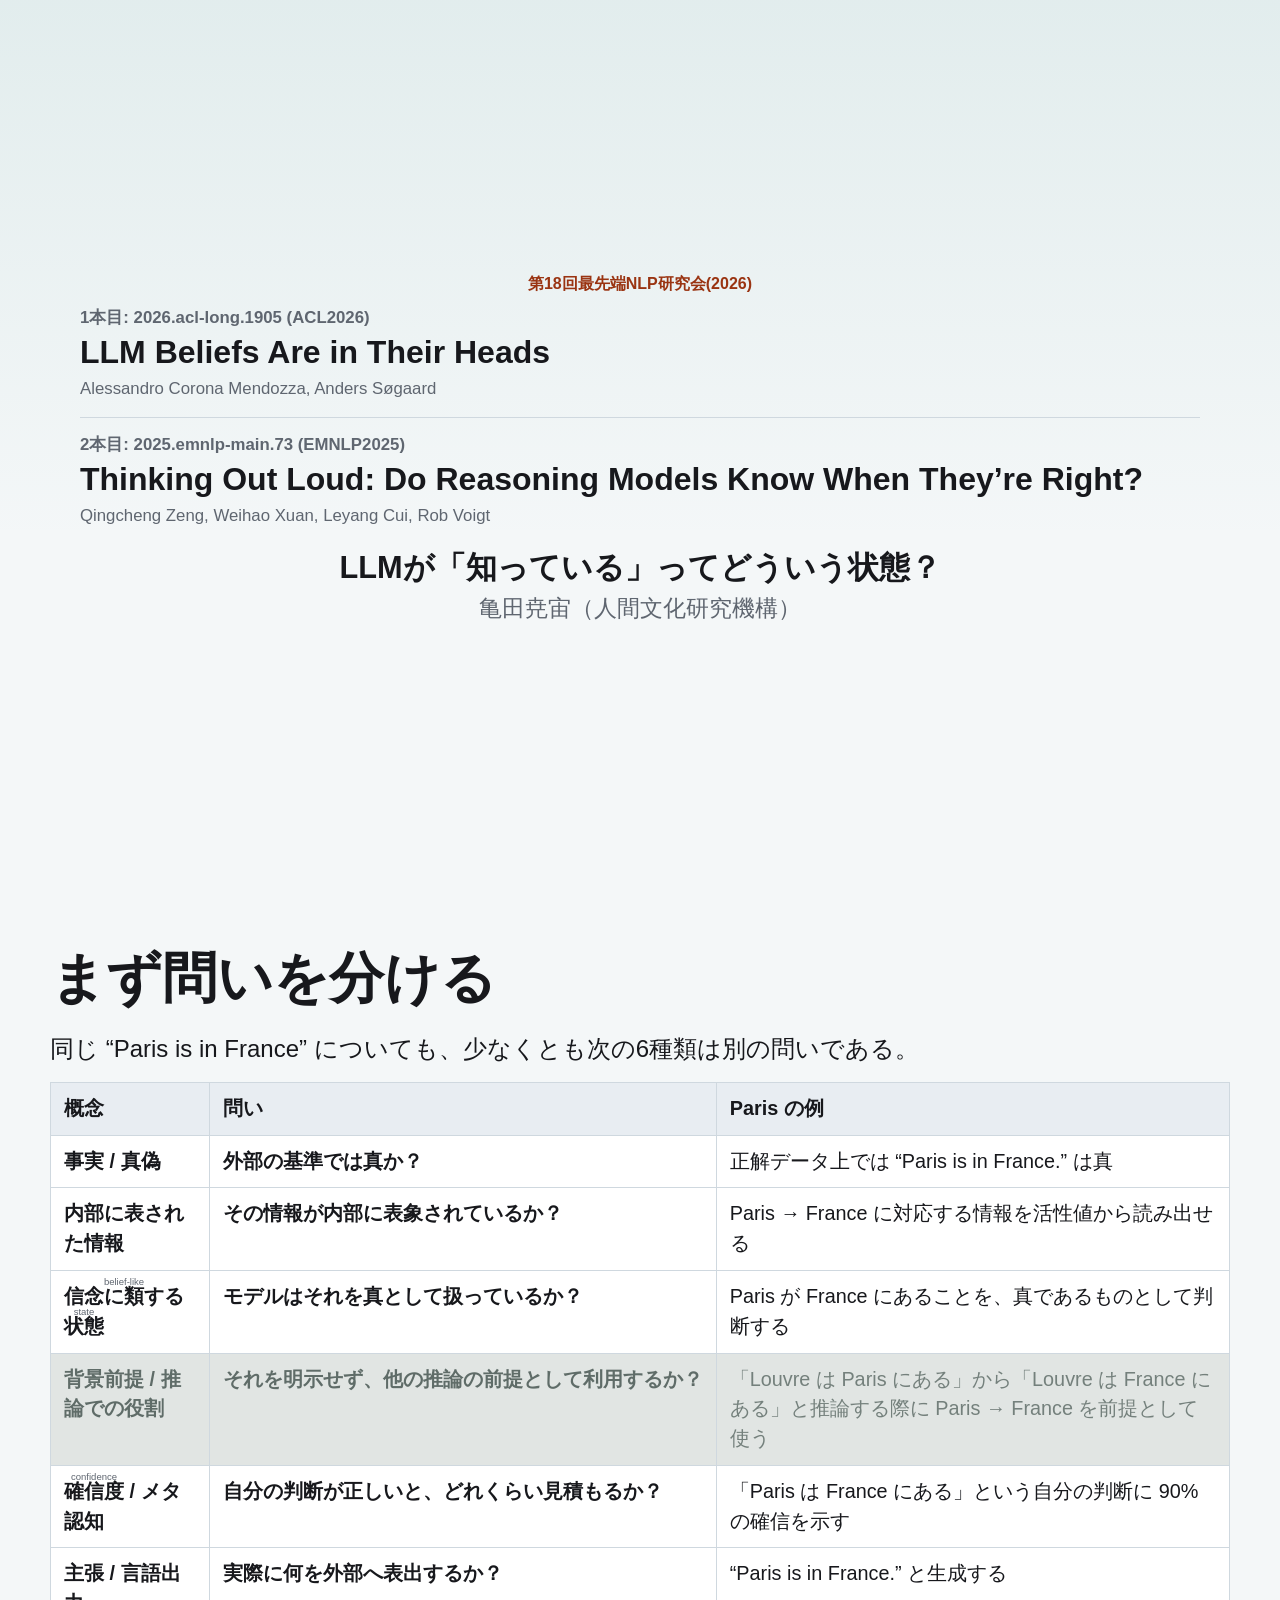
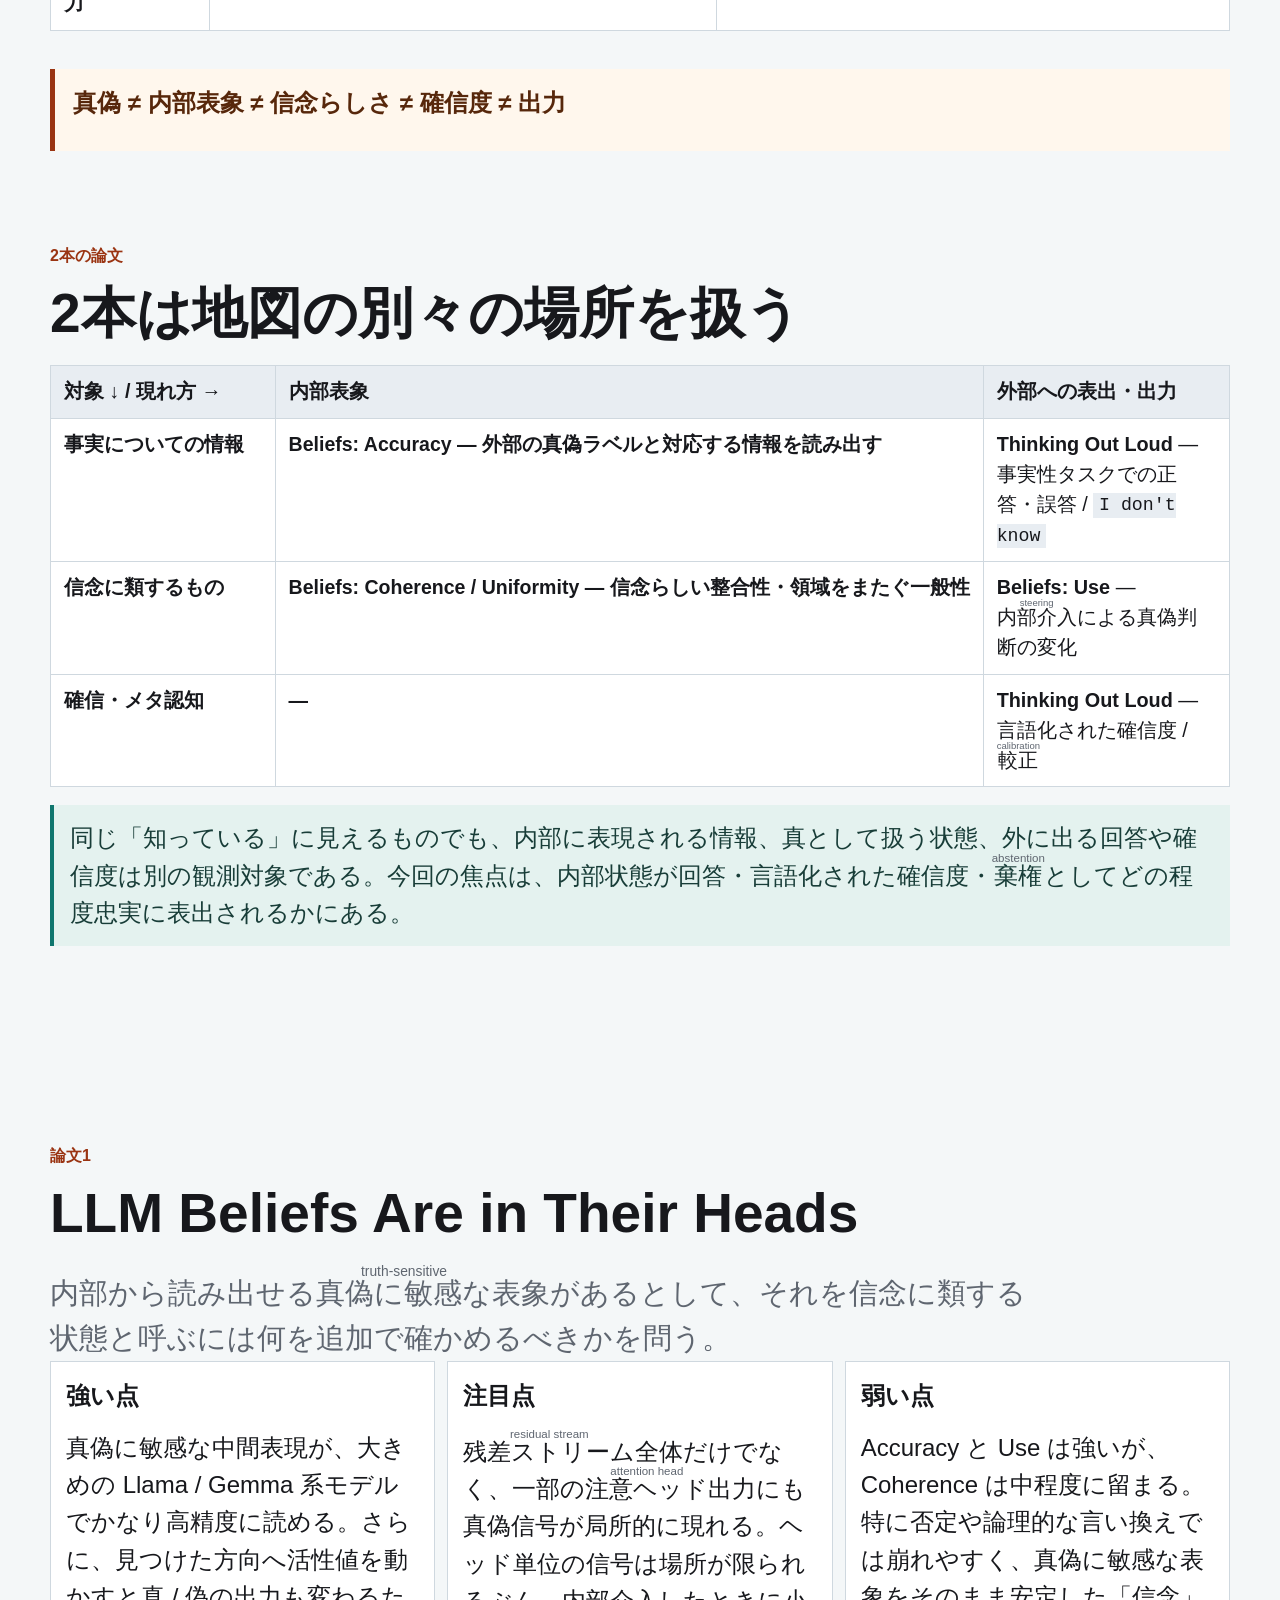
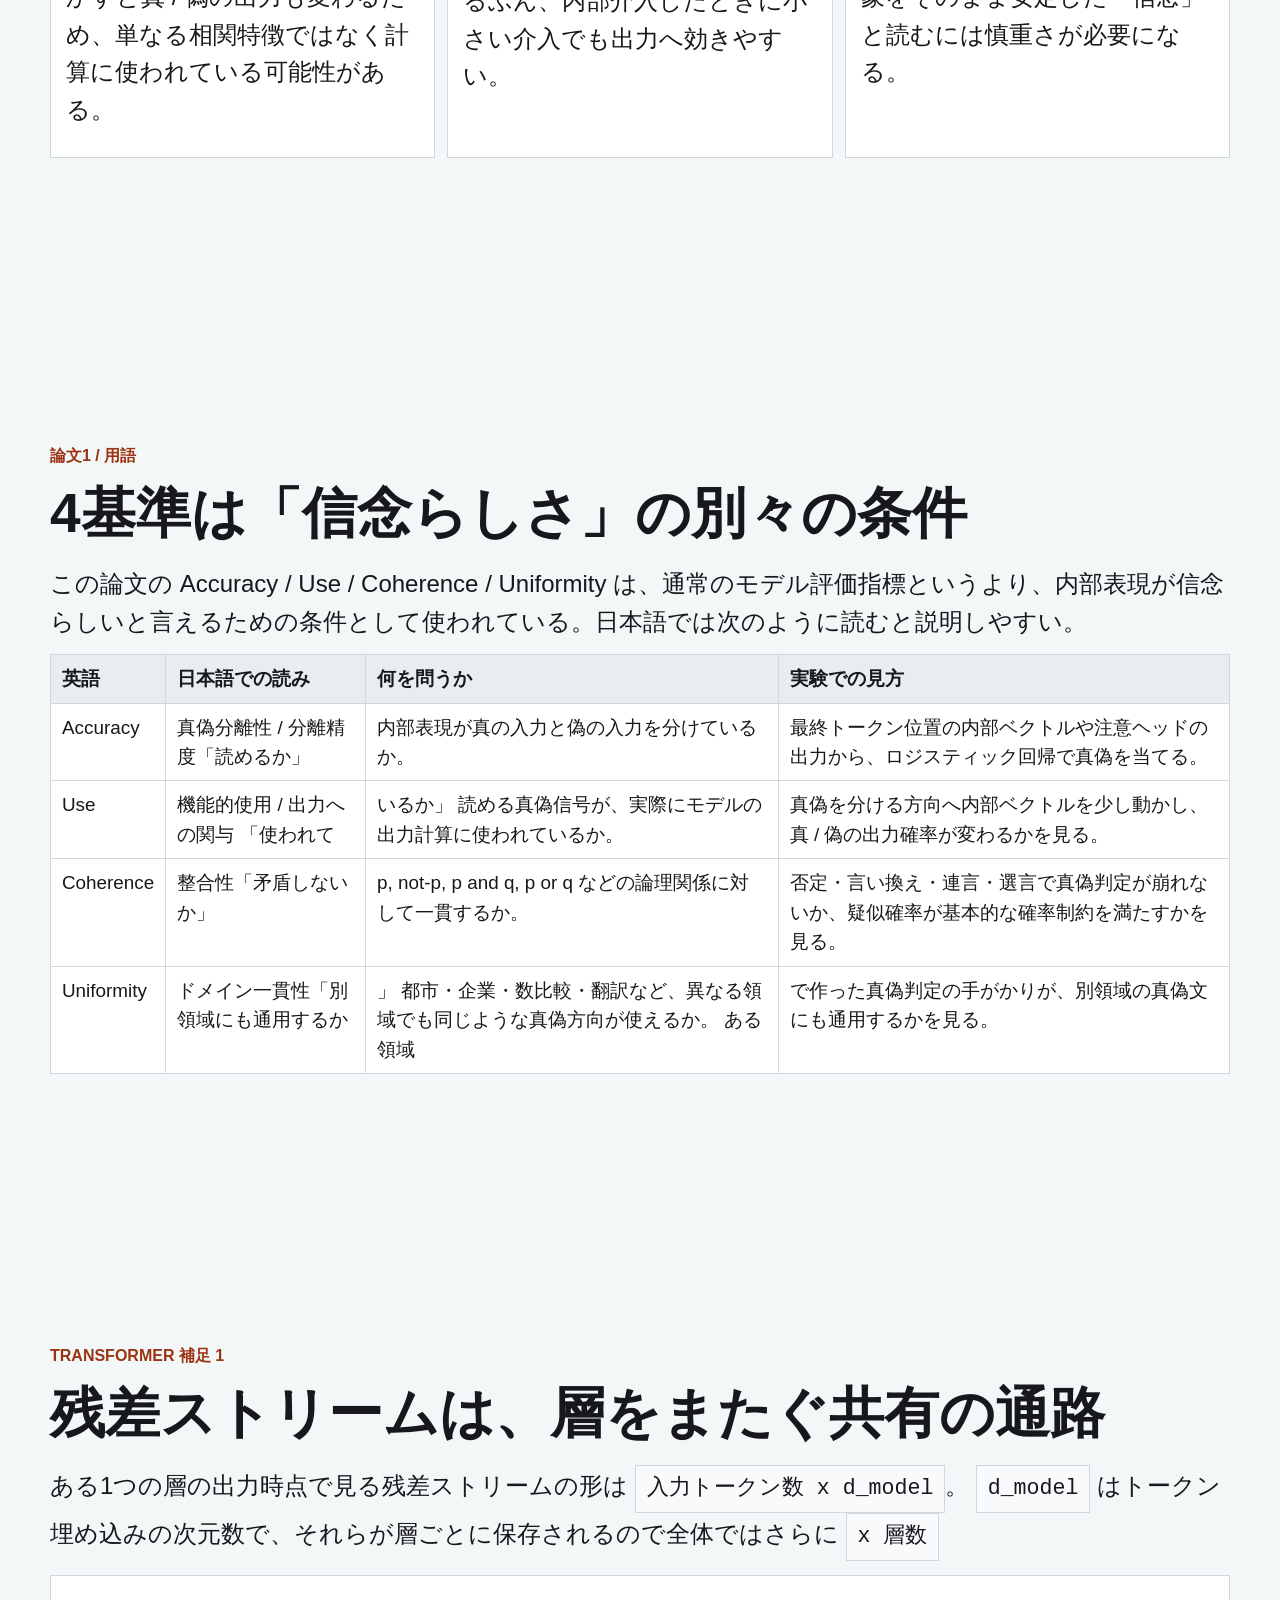
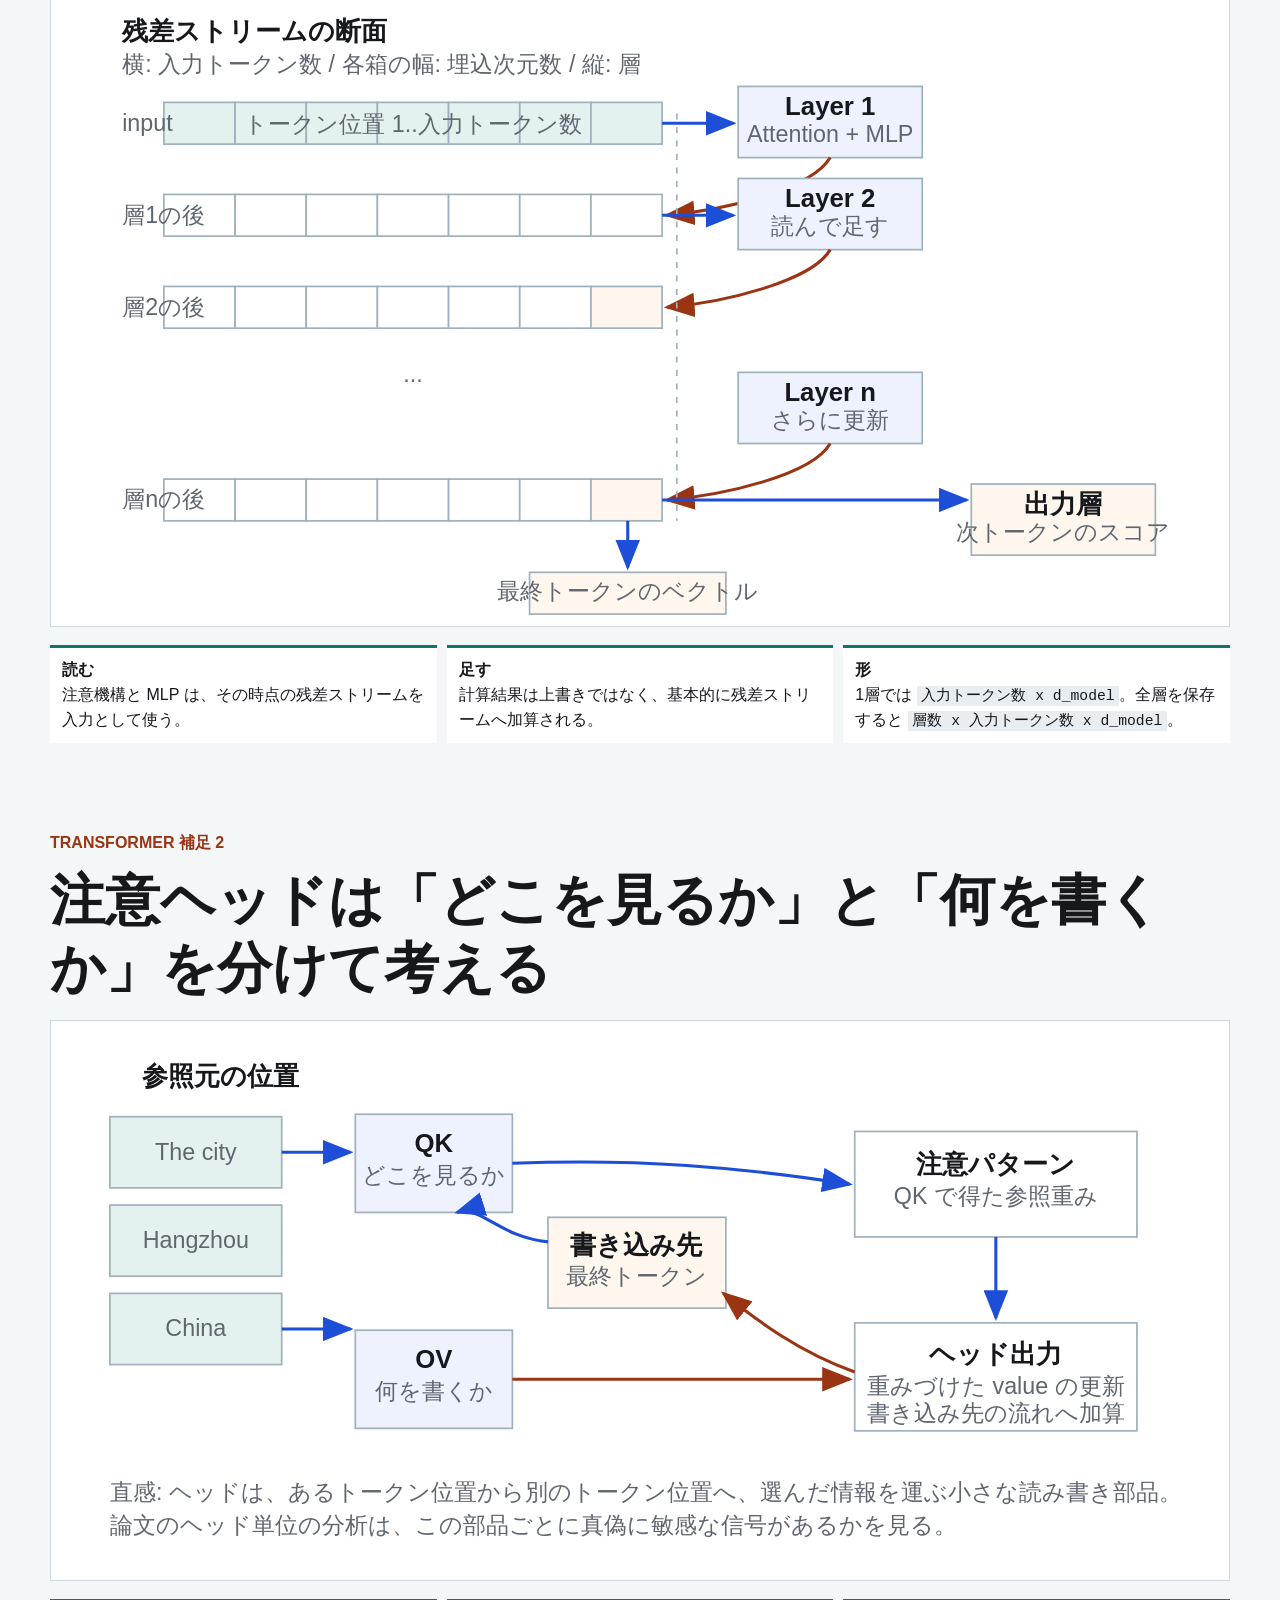
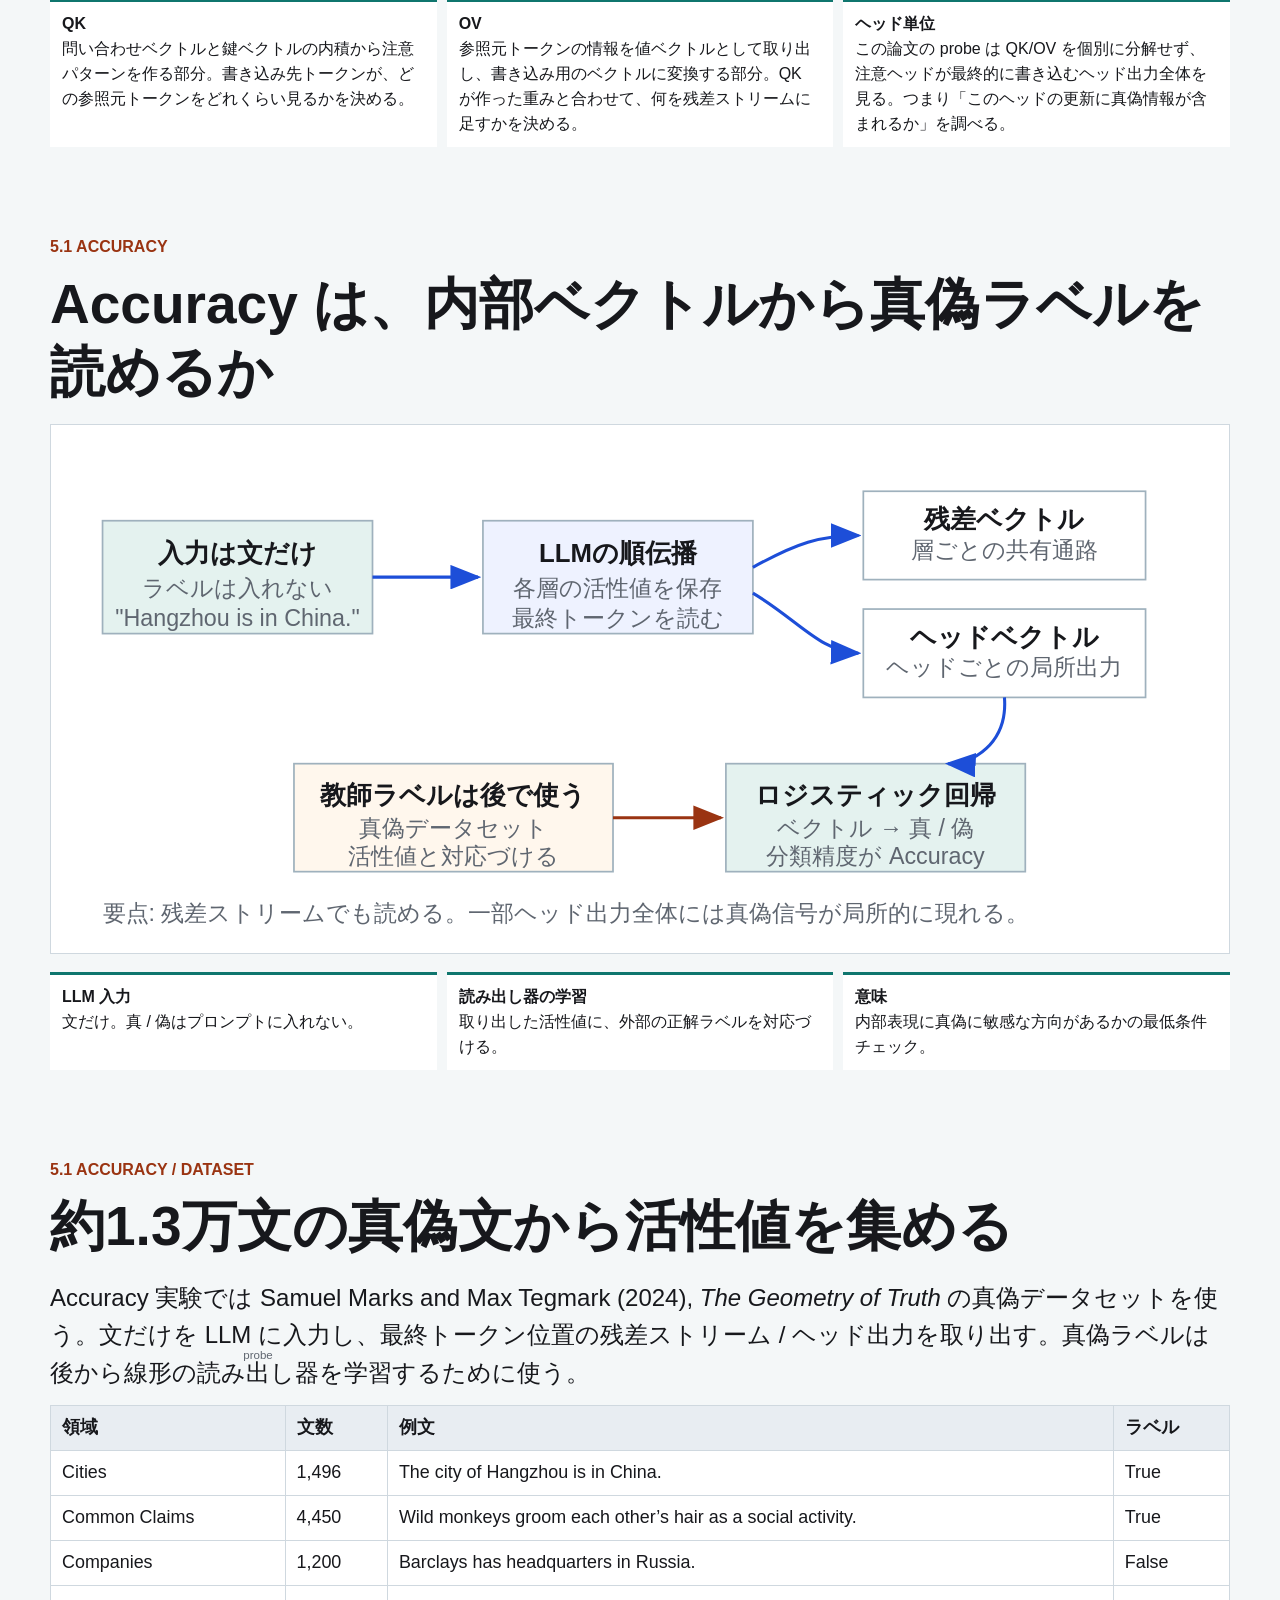
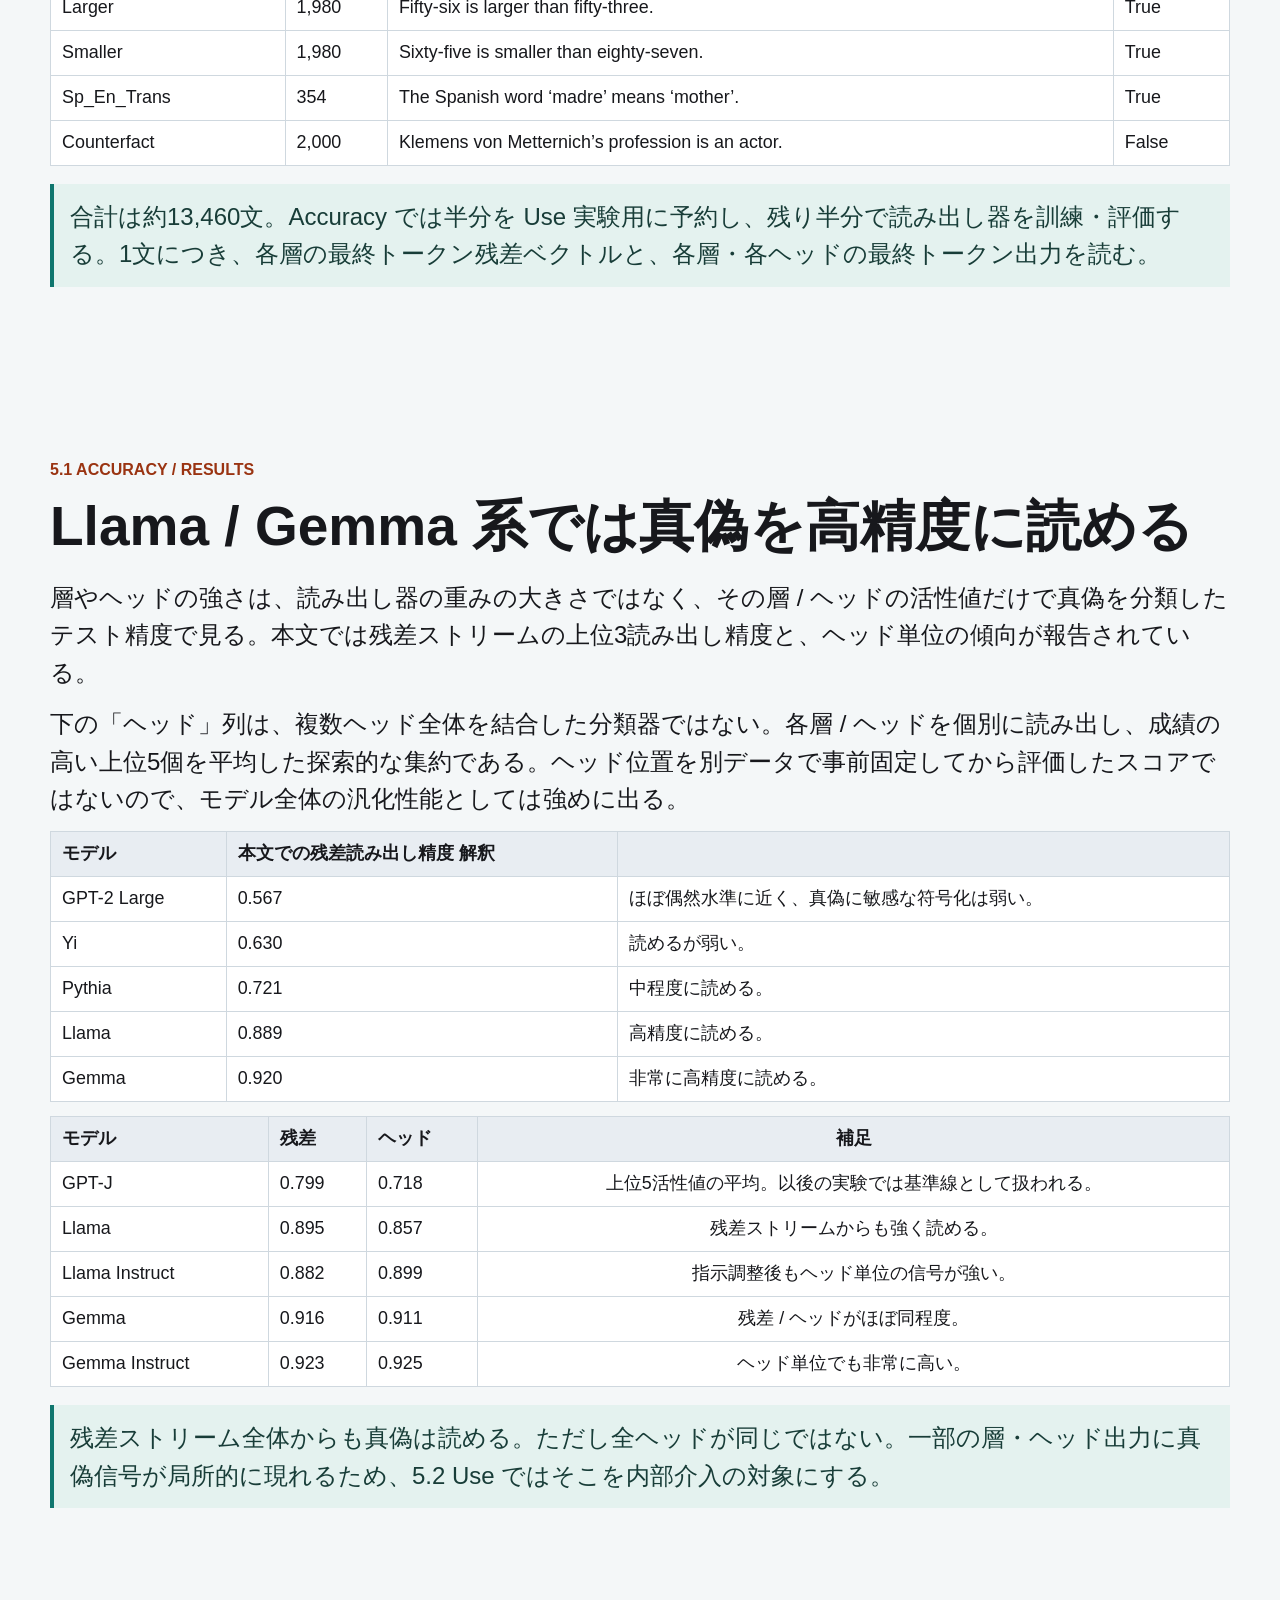
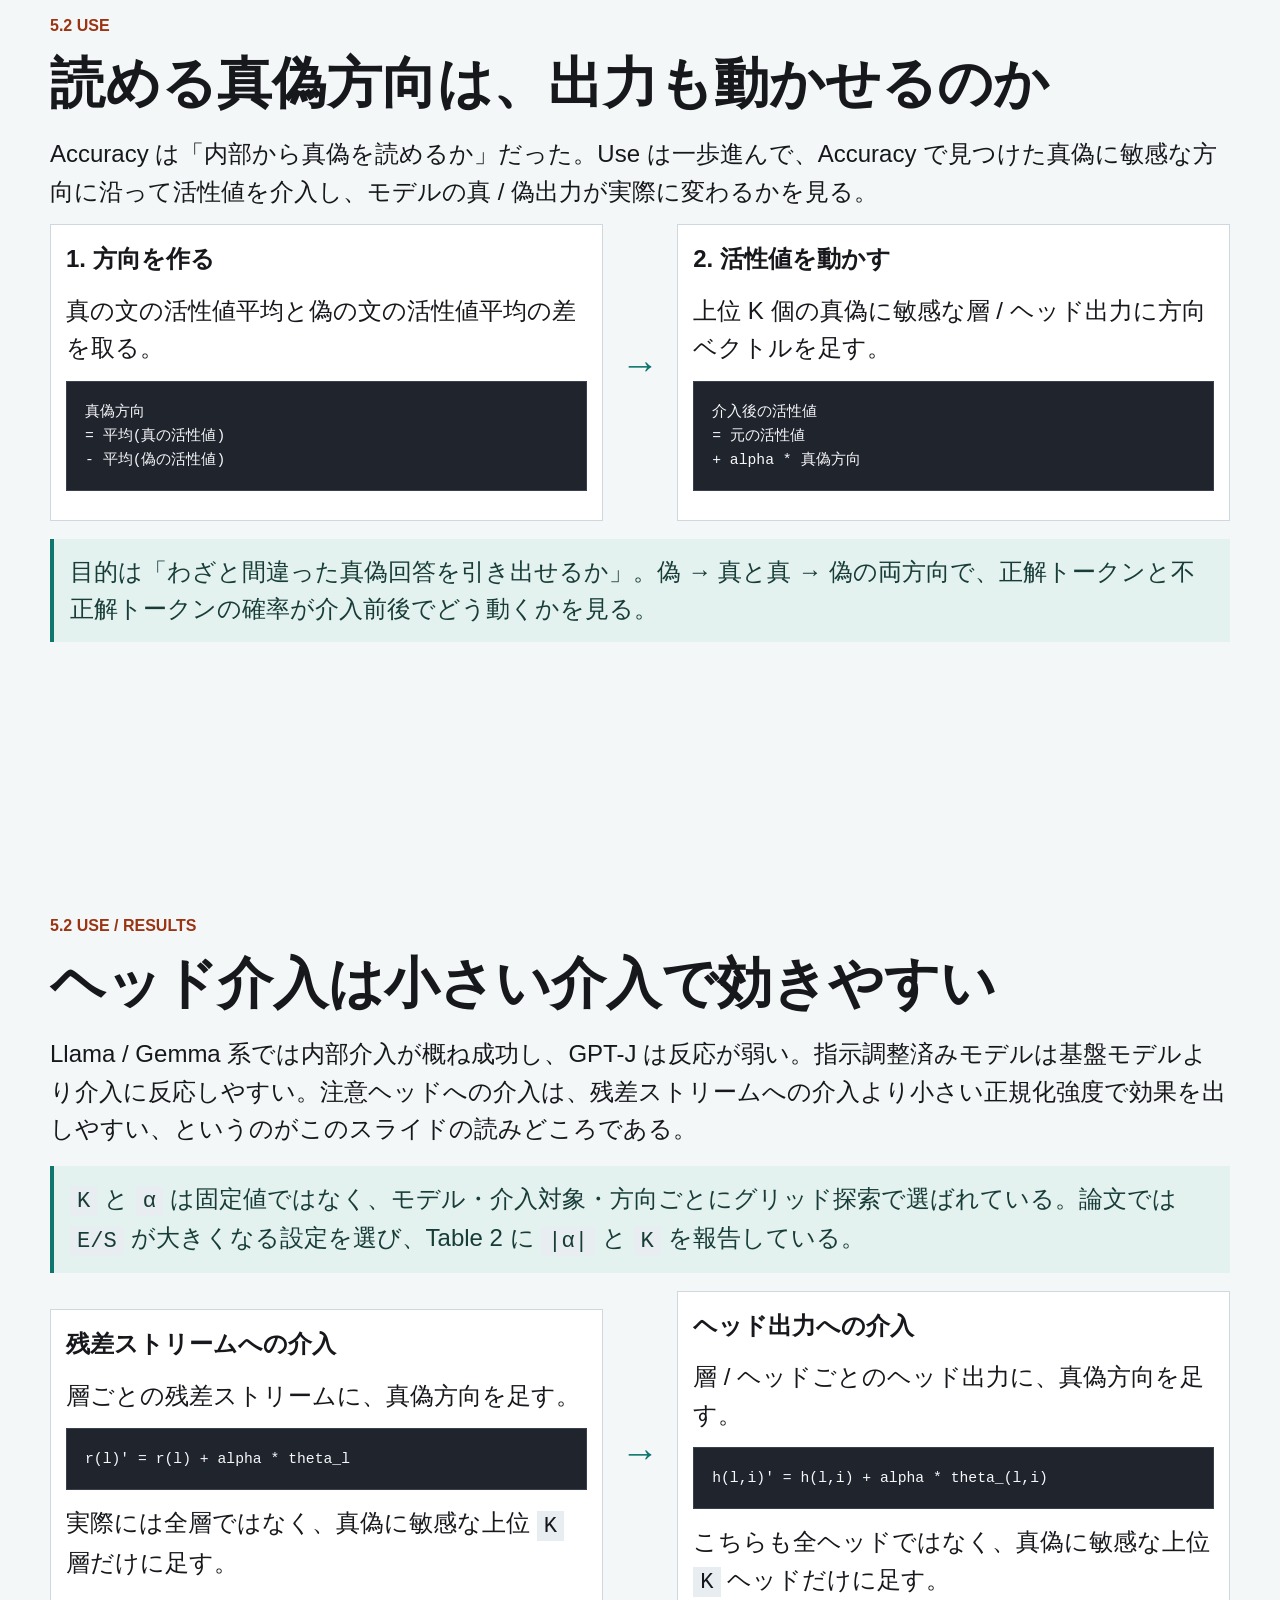
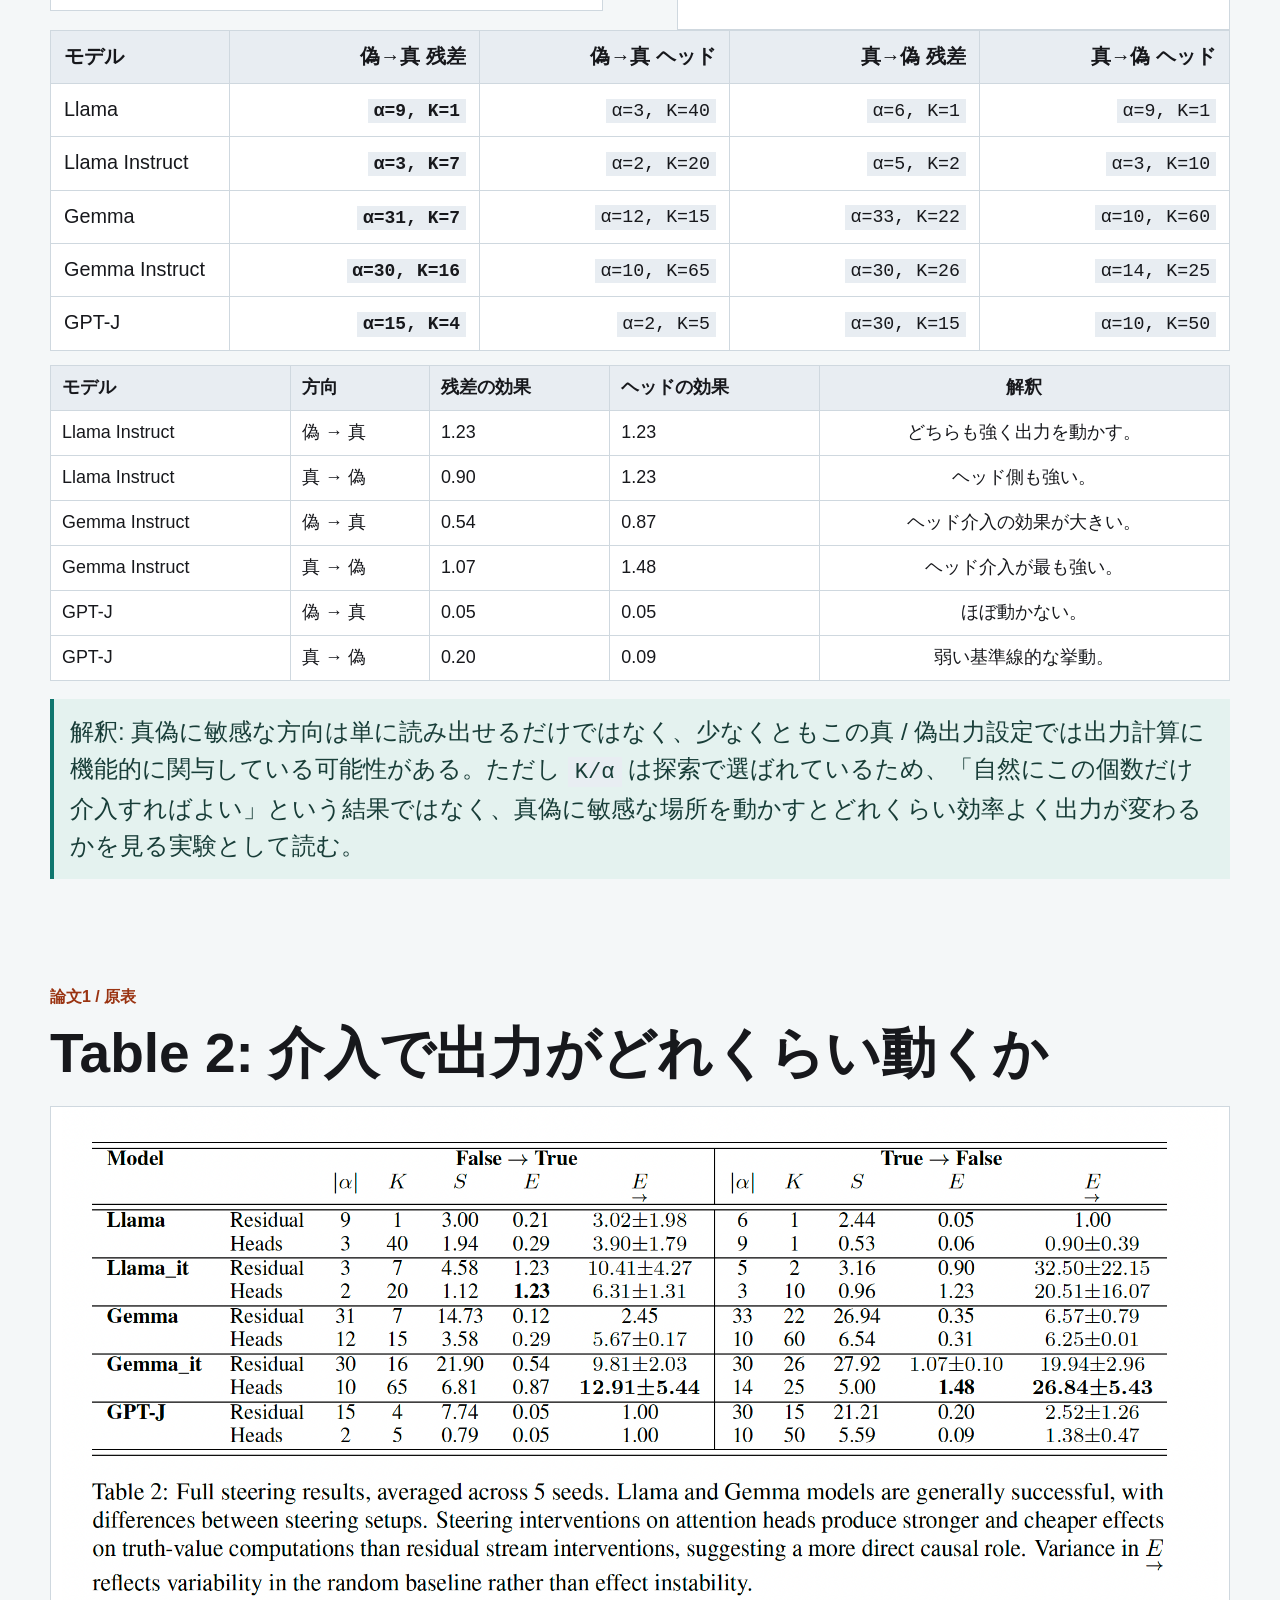
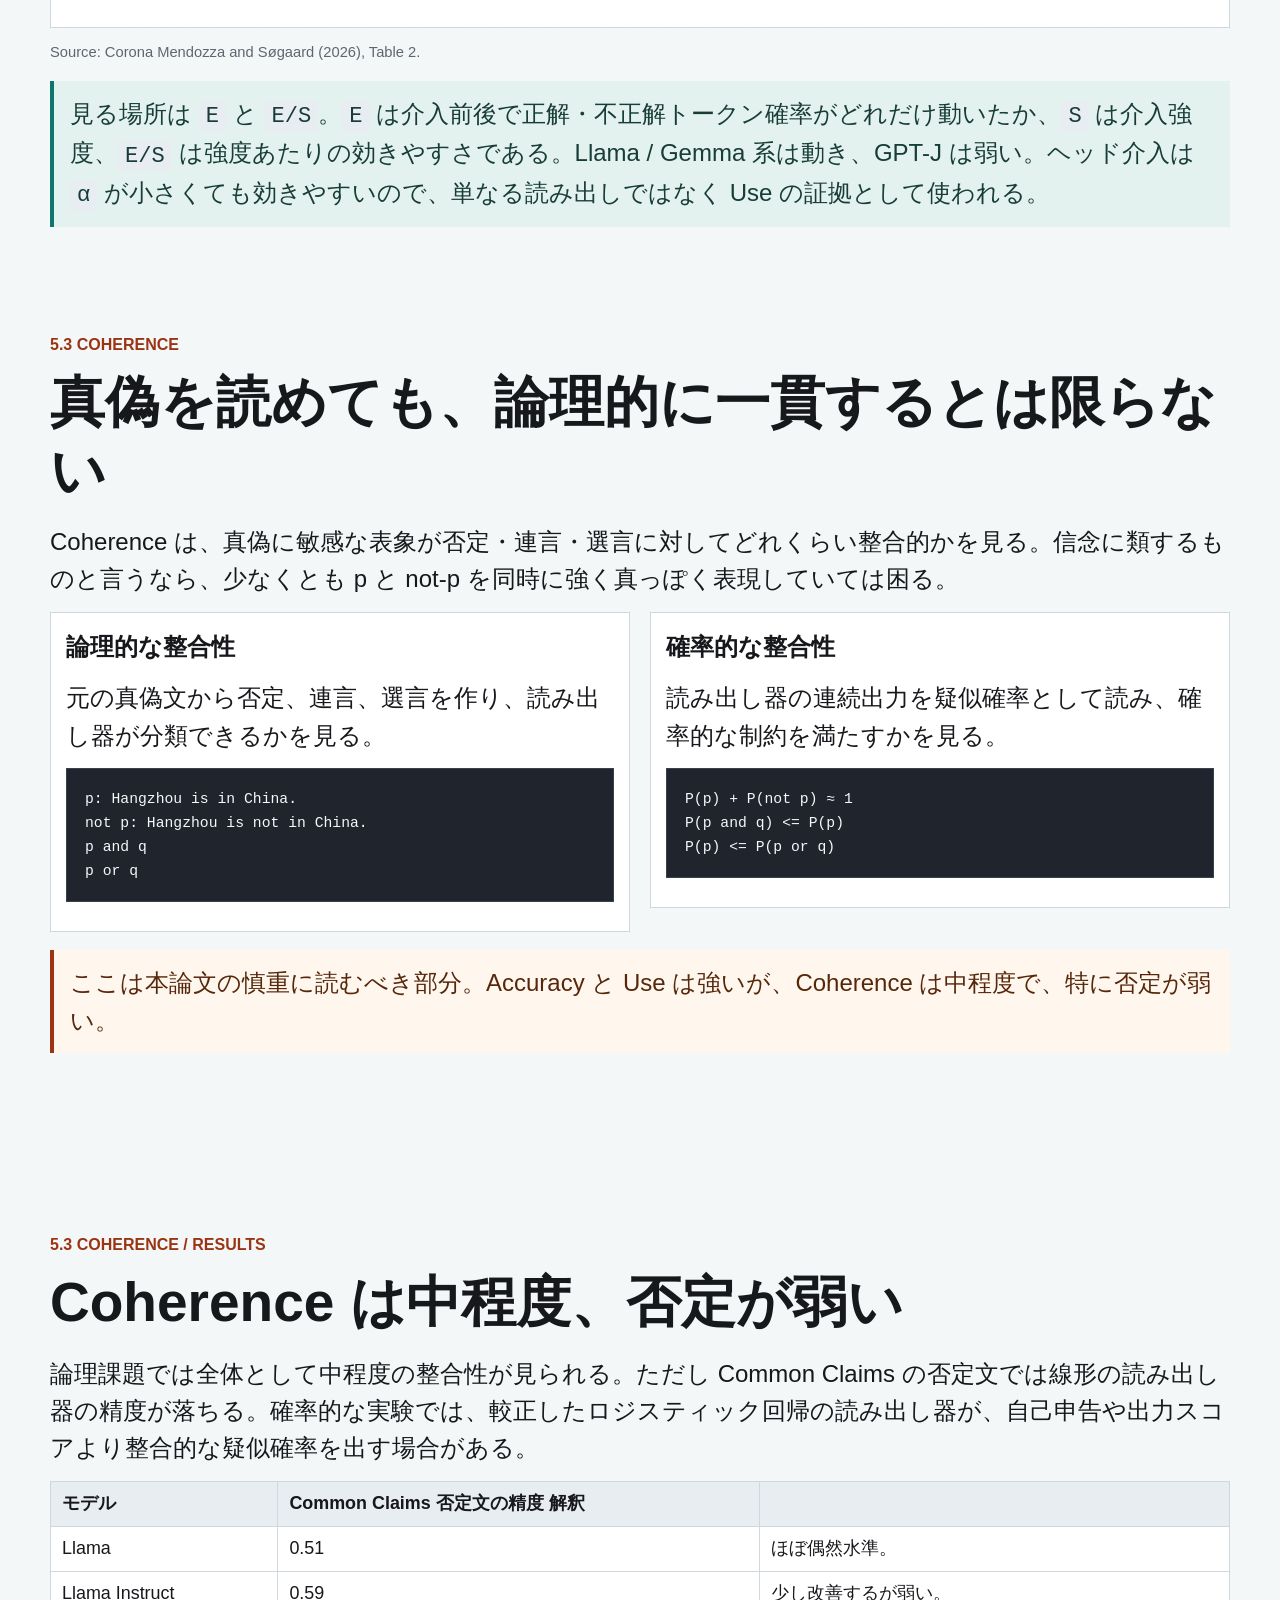
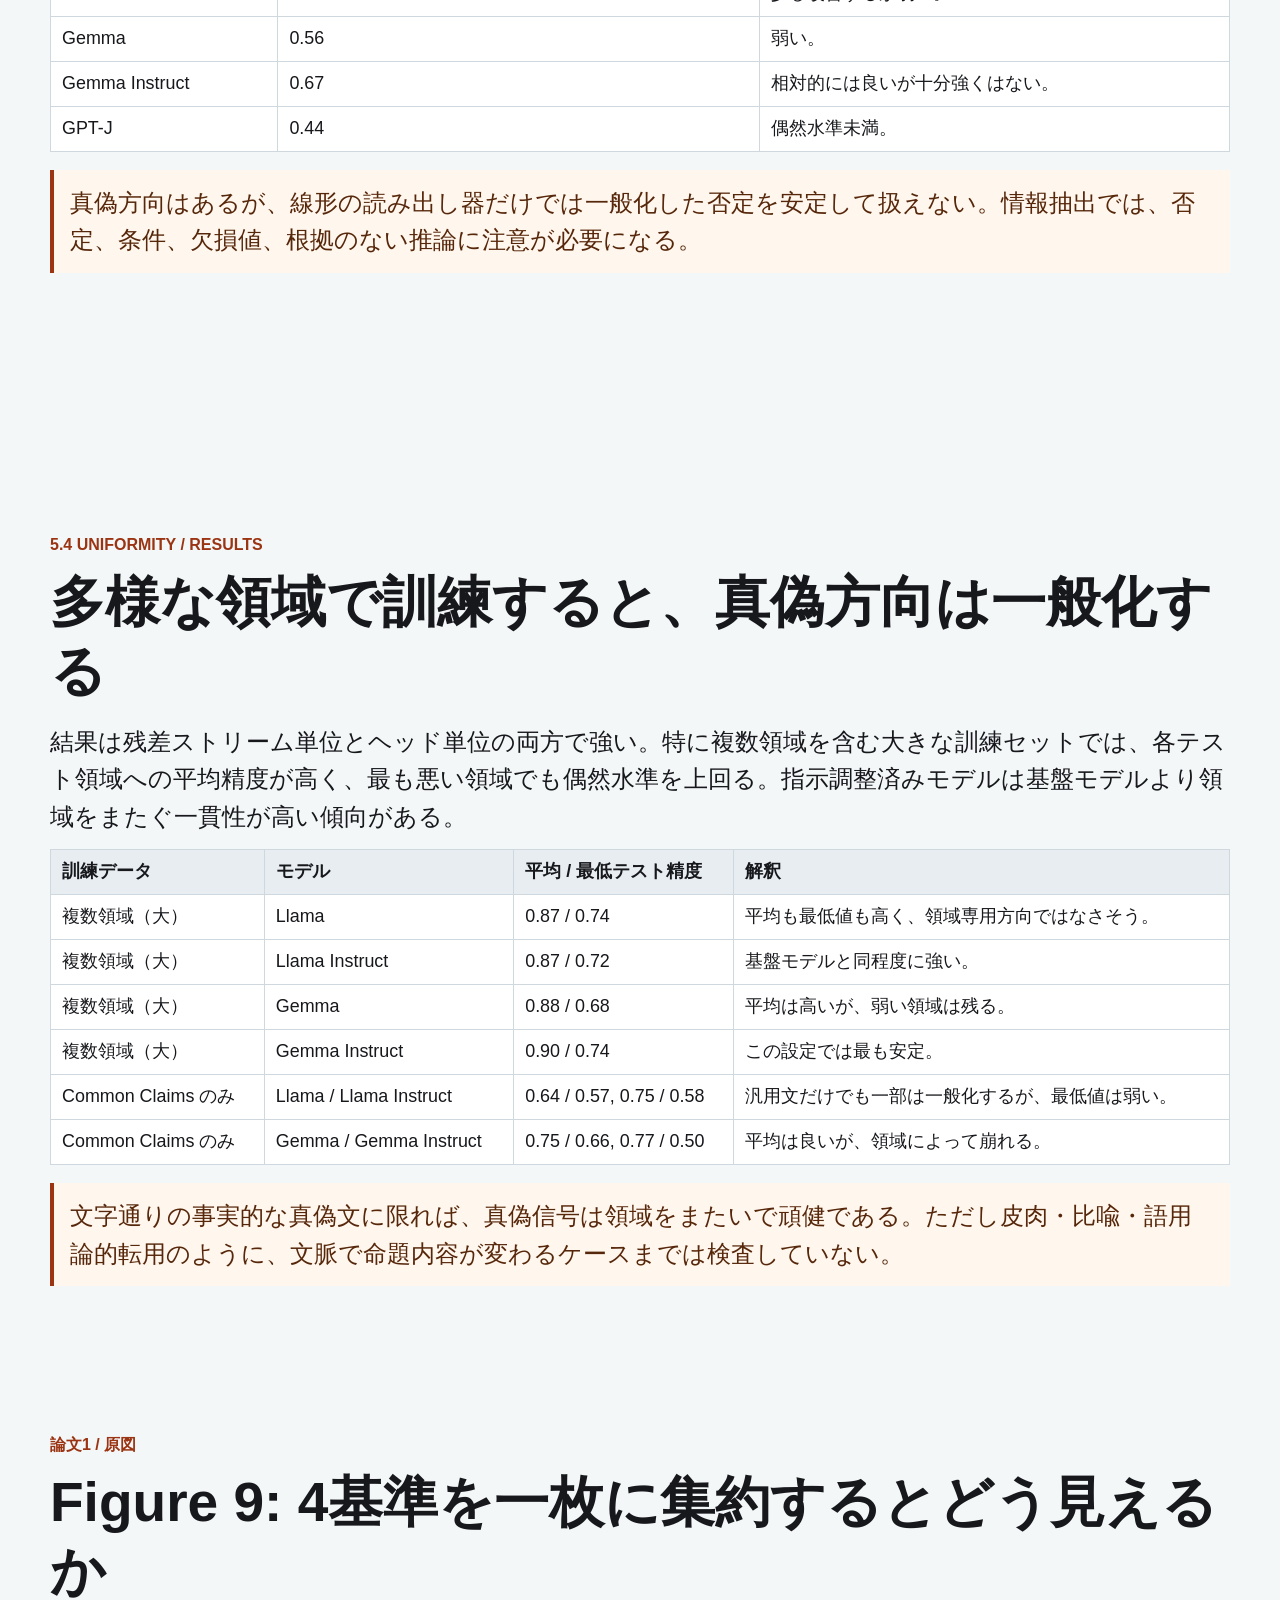
<file: index.html>
<!doctype html>
<html lang="ja">
  <head>
    <meta charset="utf-8" />
    <meta name="viewport" content="width=device-width, initial-scale=1" />
    <meta name="description" content="第18回最先端NLP研究会(2026) 発表資料: LLM Beliefs Are in Their Heads / Thinking Out Loud" />
    <title>LLM Beliefs Are in Their Heads / Thinking Out Loud</title>
    <script>
      if (new URLSearchParams(window.location.search).has("present")) {
        document.documentElement.classList.add("present");
      }

      window.addEventListener("DOMContentLoaded", () => {
        const slides = Array.from(document.querySelectorAll("main > section, main > .screen, main > .flow"));
        if (!slides.length) return;

        const editableSelector = "input, textarea, select, button, [contenteditable='true']";
        const isEditableTarget = (target) =>
          target instanceof Element && Boolean(target.closest(editableSelector));

        const slideTops = () =>
          slides.map((slide) => slide.getBoundingClientRect().top + window.scrollY);

        const scrollToSlide = (direction) => {
          const tops = slideTops();
          const currentY = window.scrollY;
          const threshold = 24;
          let targetIndex = -1;

          if (direction > 0) {
            targetIndex = tops.findIndex((top) => top > currentY + threshold);
            if (targetIndex === -1) targetIndex = tops.length - 1;
          } else {
            for (let index = tops.length - 1; index >= 0; index -= 1) {
              if (tops[index] < currentY - threshold) {
                targetIndex = index;
                break;
              }
            }
            if (targetIndex === -1) targetIndex = 0;
          }

          slides[targetIndex]?.scrollIntoView({ block: "start", behavior: "smooth" });
        };

        window.addEventListener("keydown", (event) => {
          if (event.defaultPrevented || event.altKey || event.ctrlKey || event.metaKey || event.shiftKey) return;
          if (isEditableTarget(event.target)) return;
          if (!["ArrowRight", "ArrowLeft"].includes(event.key)) return;
          if (event.repeat) return;

          event.preventDefault();
          const forward = event.key === "ArrowRight";
          scrollToSlide(forward ? 1 : -1);
        });
      });
    </script>
    <link rel="stylesheet" href="assets/presentation.css" />
  </head>
  <body>
    <svg width="0" height="0" style="position: absolute" aria-hidden="true" focusable="false">
      <defs>
        <marker id="arrowhead" markerWidth="10" markerHeight="8" refX="9" refY="4" orient="auto">
          <path d="M0,0 L10,4 L0,8 Z" fill="#1d4ed8"></path>
        </marker>
        <marker id="arrowhead-warn" markerWidth="10" markerHeight="8" refX="9" refY="4" orient="auto">
          <path d="M0,0 L10,4 L0,8 Z" fill="#9a3412"></path>
        </marker>
      </defs>
    </svg>
    <main class="talk">
<section class="screen center title-biblio-slide">
  <style>
    .title-biblio-slide .title-stack {
      width: min(100%, 1120px);
      gap: 22px;
    }
    .title-biblio-slide .title-paper-list {
      display: grid;
      gap: 16px;
      margin: 0;
      padding: 0;
      list-style: none;
      text-align: left;
    }
    .title-biblio-slide .title-paper-item {
      display: grid;
      gap: 5px;
      margin: 0;
      border-top: 1px solid var(--line);
      padding-top: 16px;
      line-height: 1.3;
    }
    .title-biblio-slide .title-paper-item:first-child {
      border-top: 0;
      padding-top: 0;
    }
    .title-biblio-slide .title-paper-id {
      display: block;
      color: var(--muted);
      font-size: 1.05rem;
      font-weight: 650;
      letter-spacing: 0;
      line-height: 1.35;
    }
    .title-biblio-slide .title-paper-name {
      display: block;
      color: var(--ink);
      font-size: 2rem;
      font-weight: 760;
      line-height: 1.18;
    }
    .title-biblio-slide .title-paper-authors {
      display: block;
      color: var(--muted);
      font-size: 1.05rem;
      font-weight: 500;
      line-height: 1.4;
    }
    .title-biblio-slide .title-draft-note {
      margin: 0;
      color: var(--muted);
      font-size: 1.12rem;
      font-weight: 600;
      line-height: 1.5;
    }
    .title-biblio-slide .title-subtitle {
      margin: 0;
      color: var(--ink);
      font-size: clamp(1.42rem, 2.4vw, 2rem);
      font-weight: 720;
      line-height: 1.35;
    }
  </style>
  <p class="kicker">第18回最先端NLP研究会(2026)</p>
  <div class="title-stack" aria-label="発表で扱う2本の論文">
    <ul class="title-paper-list">
    <li class="title-paper-item">
      <span class="title-paper-id">1本目: 2026.acl-long.1905 (ACL2026)</span>
      <span class="title-paper-name">LLM Beliefs Are in Their Heads</span>
      <span class="title-paper-authors">Alessandro Corona Mendozza, Anders Søgaard</span>
    </li>
    <li class="title-paper-item">
      <span class="title-paper-id">2本目: 2025.emnlp-main.73 (EMNLP2025)</span>
      <span class="title-paper-name">Thinking Out Loud: Do Reasoning Models Know When They’re Right?</span>
      <span class="title-paper-authors">Qingcheng Zeng, Weihao Xuan, Leyang Cui, Rob Voigt</span>
    </li>
    </ul>
  </div>
  <p class="title-subtitle">LLMが「知っている」ってどういう状態？</p>
  <p class="byline">亀田尭宙（人間文化研究機構）</p>
</section>
<section id="まず問いを分ける" class="level2 screen">
<h2>まず問いを分ける</h2>
<p>同じ “Paris is in France” についても、少なくとも次の6種類は別の問いである。</p>
<style>
  .epistemic-notions-table .out-of-scope-row td {
    background: #e1e5e3;
    color: #74807c;
  }
  .epistemic-notions-table .out-of-scope-row strong {
    color: #5f6c68;
  }
</style>
<div class="compact-table data-table epistemic-notions-table">
  <table>
    <thead>
      <tr>
        <th>概念</th>
        <th>問い</th>
        <th>Paris の例</th>
      </tr>
    </thead>
    <tbody>
      <tr>
        <td><strong>事実 / 真偽</strong></td>
        <td><strong>外部の基準では真か？</strong></td>
        <td>正解データ上では “Paris is in France.” は真</td>
      </tr>
      <tr>
        <td><strong>内部に表された情報</strong></td>
        <td><strong>その情報が内部に表象されているか？</strong></td>
        <td>Paris → France に対応する情報を活性値から読み出せる</td>
      </tr>
      <tr>
        <td><strong><ruby>信念に類する状態<rt>belief-like state</rt></ruby></strong></td>
        <td><strong>モデルはそれを真として扱っているか？</strong></td>
        <td>Paris が France にあることを、真であるものとして判断する</td>
      </tr>
      <tr class="out-of-scope-row">
        <td><strong>背景前提 / 推論での役割</strong></td>
        <td><strong>それを明示せず、他の推論の前提として利用するか？</strong></td>
        <td>「Louvre は Paris にある」から「Louvre は France にある」と推論する際に Paris → France を前提として使う</td>
      </tr>
      <tr>
        <td><strong><ruby>確信度<rt>confidence</rt></ruby> / メタ認知</strong></td>
        <td><strong>自分の判断が正しいと、どれくらい見積もるか？</strong></td>
        <td>「Paris は France にある」という自分の判断に 90% の確信を示す</td>
      </tr>
      <tr>
        <td><strong>主張 / 言語出力</strong></td>
        <td><strong>実際に何を外部へ表出するか？</strong></td>
        <td>“Paris is in France.” と生成する</td>
      </tr>
    </tbody>
  </table>
</div>
<div class="quote">
<p><strong>真偽 ≠ 内部表象 ≠ 信念らしさ ≠ 確信度 ≠ 出力</strong></p>
</div>
</section>
<section class="screen">
<div class="kicker">
<p>2本の論文</p>
</div>
<section id="本は地図の別々の場所を扱う" class="level2">
<h2>2本は地図の別々の場所を扱う</h2>
<div class="compact-table data-table">
<table>
<colgroup>
<col style="width: 33%" />
<col style="width: 33%" />
<col style="width: 33%" />
</colgroup>
<thead>
<tr>
<th>対象 ↓ / 現れ方 →</th>
<th>内部表象</th>
<th>外部への表出・出力</th>
</tr>
</thead>
<tbody>
<tr>
<td><strong>事実についての情報</strong></td>
<td><strong>Beliefs: Accuracy</strong> — 外部の真偽ラベルと対応する情報を読み出す</td>
<td><strong>Thinking Out Loud</strong> — 事実性タスクでの正答・誤答 / <code>I don't know</code></td>
</tr>
<tr>
<td><strong>信念に類するもの</strong></td>
<td><strong>Beliefs: Coherence / Uniformity</strong> — 信念らしい整合性・領域をまたぐ一般性</td>
<td><strong>Beliefs: Use</strong> — <ruby>内部介入<rt>steering</rt></ruby>による真偽判断の変化</td>
</tr>
<tr>
<td><strong>確信・メタ認知</strong></td>
<td>—</td>
<td><strong>Thinking Out Loud</strong> — 言語化された確信度 / <ruby>較正<rt>calibration</rt></ruby></td>
</tr>
</tbody>
</table>
</div>
<div class="note">
<p>同じ「知っている」に見えるものでも、内部に表現される情報、真として扱う状態、外に出る回答や確信度は別の観測対象である。今回の焦点は、内部状態が回答・言語化された確信度・<ruby>棄権<rt>abstention</rt></ruby>としてどの程度忠実に表出されるかにある。</p>
</div>
</section>
</section>
<section class="screen">
<div class="kicker">
<p>論文1</p>
</div>
<section id="llm-beliefs-are-in-their-heads" class="level2">
<h2>LLM Beliefs Are in Their Heads</h2>
<div class="lead">
<p>内部から読み出せる<ruby>真偽に敏感な<rt>truth-sensitive</rt></ruby>表象があるとして、それを信念に類する状態と呼ぶには何を追加で確かめるべきかを問う。</p>
</div>
<div class="three-col">
<div class="panel">
<p><strong>強い点</strong></p>
<p>真偽に敏感な中間表現が、大きめの Llama / Gemma 系モデルでかなり高精度に読める。さらに、見つけた方向へ活性値を動かすと真 / 偽の出力も変わるため、単なる相関特徴ではなく計算に使われている可能性がある。</p>
</div>
<div class="panel">
<p><strong>注目点</strong></p>
<p><ruby>残差ストリーム<rt>residual stream</rt></ruby>全体だけでなく、一部の<ruby>注意ヘッド<rt>attention head</rt></ruby>出力にも真偽信号が局所的に現れる。ヘッド単位の信号は場所が限られるぶん、内部介入したときに小さい介入でも出力へ効きやすい。</p>
</div>
<div class="panel">
<p><strong>弱い点</strong></p>
<p>Accuracy と Use は強いが、Coherence は中程度に留まる。特に否定や論理的な言い換えでは崩れやすく、真偽に敏感な表象をそのまま安定した「信念」と読むには慎重さが必要になる。</p>
</div>
</div>
</section>
</section>
<section class="flow">
<div class="kicker">
<p>論文1 / 用語</p>
</div>
<section id="基準は信念らしさの別々の条件" class="level2">
<h2>4基準は「信念らしさ」の別々の条件</h2>
<p>この論文の Accuracy / Use / Coherence / Uniformity は、通常のモデル評価指標というより、内部表現が信念らしいと言えるための条件として使われている。日本語では次のように読むと説明しやすい。</p>
<table>
<thead>
<tr>
<th style="text-align: left;">英語</th>
<th style="text-align: left;">日本語での読み</th>
<th style="text-align: left;">何を問うか</th>
<th style="text-align: left;">実験での見方</th>
</tr>
</thead>
<tbody>
<tr>
<td style="text-align: left;">Accuracy</td>
<td style="text-align: left;">真偽分離性 / 分離精度「読めるか」</td>
<td style="text-align: left;">内部表現が真の入力と偽の入力を分けているか。</td>
<td style="text-align: left;">最終トークン位置の内部ベクトルや注意ヘッドの出力から、ロジスティック回帰で真偽を当てる。</td>
</tr>
<tr>
<td style="text-align: left;">Use</td>
<td style="text-align: left;">機能的使用 / 出力への関与 「使われて</td>
<td style="text-align: left;">いるか」 読める真偽信号が、実際にモデルの出力計算に使われているか。</td>
<td style="text-align: left;">真偽を分ける方向へ内部ベクトルを少し動かし、真 / 偽の出力確率が変わるかを見る。</td>
</tr>
<tr>
<td style="text-align: left;">Coherence</td>
<td style="text-align: left;">整合性「矛盾しないか」</td>
<td style="text-align: left;">p, not-p, p and q, p or q などの論理関係に対して一貫するか。</td>
<td style="text-align: left;">否定・言い換え・連言・選言で真偽判定が崩れないか、疑似確率が基本的な確率制約を満たすかを見る。</td>
</tr>
<tr>
<td style="text-align: left;">Uniformity</td>
<td style="text-align: left;">ドメイン一貫性「別領域にも通用するか</td>
<td style="text-align: left;">」 都市・企業・数比較・翻訳など、異なる領域でも同じような真偽方向が使えるか。 ある領域</td>
<td style="text-align: left;">で作った真偽判定の手がかりが、別領域の真偽文にも通用するかを見る。</td>
</tr>
</tbody>
</table>
</section>
</section>
<section class="screen">
        <p class="kicker">Transformer 補足 1</p>
        <h2>残差ストリームは、層をまたぐ共有の通路</h2>
        <p>
          ある1つの層の出力時点で見る残差ストリームの形は
          <span class="shape-note">入力トークン数 x d_model</span>。
          <span class="shape-note">d_model</span> はトークン埋め込みの次元数で、それらが層ごとに保存されるので全体ではさらに <span class="shape-note">x 層数</span>
        </p>
        <div class="diagram-block">
          <svg class="diagram-svg" viewBox="0 0 960 530" role="img" aria-labelledby="residual-title residual-desc">
            <title id="residual-title">Residual stream as a shared communication channel</title>
            <desc id="residual-desc">
              Token embeddings enter a residual stream. Each transformer layer reads from the stream, computes attention
              and MLP updates, and writes the updates back by addition.
            </desc>
            <text x="58" y="52" class="label">残差ストリームの断面</text>
            <text x="58" y="78" class="small">横: 入力トークン数 / 各箱の幅: 埋込次元数 / 縦: 層</text>

            <g aria-label="input embeddings">
              <rect x="92" y="103" width="58" height="34" class="box soft-fill"></rect>
              <rect x="150" y="103" width="58" height="34" class="box soft-fill"></rect>
              <rect x="208" y="103" width="58" height="34" class="box soft-fill"></rect>
              <rect x="266" y="103" width="58" height="34" class="box soft-fill"></rect>
              <rect x="324" y="103" width="58" height="34" class="box soft-fill"></rect>
              <rect x="382" y="103" width="58" height="34" class="box soft-fill"></rect>
              <rect x="440" y="103" width="58" height="34" class="box soft-fill"></rect>
              <text x="58" y="126" text-anchor="start" class="caption">input</text>
              <text x="295" y="127" text-anchor="middle" class="small">トークン位置 1..入力トークン数</text>
            </g>

            <rect x="560" y="90" width="150" height="58" class="box blue-fill"></rect>
            <text x="635" y="113" text-anchor="middle" class="label">Layer 1</text>
            <text x="635" y="135" text-anchor="middle" class="small">Attention + MLP</text>
            <path d="M498 120 H556" class="arrow-line"></path>

            <g aria-label="layer 1 residual stream">
              <rect x="92" y="178" width="58" height="34" class="box"></rect>
              <rect x="150" y="178" width="58" height="34" class="box"></rect>
              <rect x="208" y="178" width="58" height="34" class="box"></rect>
              <rect x="266" y="178" width="58" height="34" class="box"></rect>
              <rect x="324" y="178" width="58" height="34" class="box"></rect>
              <rect x="382" y="178" width="58" height="34" class="box"></rect>
              <rect x="440" y="178" width="58" height="34" class="box"></rect>
              <text x="58" y="201" text-anchor="start" class="caption">層1の後</text>
            </g>
            <path d="M635 148 C620 174 548 191 502 195" class="write-line"></path>

            <rect x="560" y="165" width="150" height="58" class="box blue-fill"></rect>
            <text x="635" y="188" text-anchor="middle" class="label">Layer 2</text>
            <text x="635" y="210" text-anchor="middle" class="small">読んで足す</text>
            <path d="M498 195 H556" class="arrow-line"></path>

            <g aria-label="layer 2 residual stream">
              <rect x="92" y="253" width="58" height="34" class="box"></rect>
              <rect x="150" y="253" width="58" height="34" class="box"></rect>
              <rect x="208" y="253" width="58" height="34" class="box"></rect>
              <rect x="266" y="253" width="58" height="34" class="box"></rect>
              <rect x="324" y="253" width="58" height="34" class="box"></rect>
              <rect x="382" y="253" width="58" height="34" class="box"></rect>
              <rect x="440" y="253" width="58" height="34" class="box warn-fill"></rect>
              <text x="58" y="276" text-anchor="start" class="caption">層2の後</text>
            </g>
            <path d="M635 223 C620 249 548 266 502 270" class="write-line"></path>

            <text x="295" y="331" text-anchor="middle" class="small">...</text>

            <rect x="560" y="323" width="150" height="58" class="box blue-fill"></rect>
            <text x="635" y="346" text-anchor="middle" class="label">Layer n</text>
            <text x="635" y="368" text-anchor="middle" class="small">さらに更新</text>

            <g aria-label="layer n residual stream">
              <rect x="92" y="410" width="58" height="34" class="box"></rect>
              <rect x="150" y="410" width="58" height="34" class="box"></rect>
              <rect x="208" y="410" width="58" height="34" class="box"></rect>
              <rect x="266" y="410" width="58" height="34" class="box"></rect>
              <rect x="324" y="410" width="58" height="34" class="box"></rect>
              <rect x="382" y="410" width="58" height="34" class="box"></rect>
              <rect x="440" y="410" width="58" height="34" class="box warn-fill"></rect>
              <text x="58" y="433" text-anchor="start" class="caption">層nの後</text>
            </g>
            <path d="M635 381 C620 407 548 423 502 427" class="write-line"></path>

            <path d="M470 444 V482" class="arrow-line"></path>
            <rect x="390" y="486" width="160" height="34" class="box warn-fill"></rect>
            <text x="470" y="508" text-anchor="middle" class="small">最終トークンのベクトル</text>

            <rect x="750" y="414" width="150" height="58" class="box warn-fill"></rect>
            <text x="825" y="438" text-anchor="middle" class="label">出力層</text>
            <text x="825" y="460" text-anchor="middle" class="small">次トークンのスコア</text>
            <path d="M498 427 H746" class="arrow-line"></path>

            <path d="M510 112 V444" fill="none" stroke="#9fb1bd" stroke-width="1.4" stroke-dasharray="5 6"></path>
          </svg>
          <ul class="diagram-notes">
            <li><strong>読む</strong><br />注意機構と MLP は、その時点の残差ストリームを入力として使う。</li>
            <li><strong>足す</strong><br />計算結果は上書きではなく、基本的に残差ストリームへ加算される。</li>
            <li><strong>形</strong><br />1層では <code>入力トークン数 x d_model</code>。全層を保存すると <code>層数 x 入力トークン数 x d_model</code>。</li>
          </ul>
        </div>
      </section>
<section class="screen">
        <p class="kicker">Transformer 補足 2</p>
        <h2>注意ヘッドは「どこを見るか」と「何を書くか」を分けて考える</h2>
        <div class="diagram-block">
          <svg class="diagram-svg" viewBox="0 0 960 455" role="img" aria-labelledby="head-title head-desc">
            <title id="head-title">Attention head as information movement</title>
            <desc id="head-desc">
              A single attention head reads residual stream vectors at several token positions, computes an attention
              pattern using query-key scores, moves value information, and writes the result back to the destination
              token's residual stream.
            </desc>
            <text x="74" y="52" class="label">参照元の位置</text>
            <rect x="48" y="78" width="140" height="58" class="box soft-fill"></rect>
            <text x="118" y="113" text-anchor="middle" class="small">The city</text>
            <rect x="48" y="150" width="140" height="58" class="box soft-fill"></rect>
            <text x="118" y="185" text-anchor="middle" class="small">Hangzhou</text>
            <rect x="48" y="222" width="140" height="58" class="box soft-fill"></rect>
            <text x="118" y="257" text-anchor="middle" class="small">China</text>

            <rect x="405" y="160" width="145" height="74" class="box warn-fill"></rect>
            <text x="477" y="190" text-anchor="middle" class="label">書き込み先</text>
            <text x="477" y="214" text-anchor="middle" class="small">最終トークン</text>

            <rect x="248" y="76" width="128" height="80" class="box blue-fill"></rect>
            <text x="312" y="107" text-anchor="middle" class="label">QK</text>
            <text x="312" y="132" text-anchor="middle" class="small">どこを見るか</text>
            <path d="M188 107 H244" class="arrow-line"></path>
            <path d="M405 180 C365 176 350 150 331 156" class="arrow-line"></path>
            <path d="M376 116 C478 112 561 119 651 133" class="arrow-line"></path>

            <rect x="248" y="252" width="128" height="80" class="box blue-fill"></rect>
            <text x="312" y="283" text-anchor="middle" class="label">OV</text>
            <text x="312" y="308" text-anchor="middle" class="small">何を書くか</text>
            <path d="M188 251 H244" class="arrow-line"></path>
            <path d="M376 292 C470 292 560 292 651 292" class="write-line"></path>

            <rect x="655" y="90" width="230" height="86" class="box"></rect>
            <text x="770" y="124" text-anchor="middle" class="label">注意パターン</text>
            <text x="770" y="149" text-anchor="middle" class="small">QK で得た参照重み</text>
            <path d="M770 176 V242" class="arrow-line"></path>

            <rect x="655" y="246" width="230" height="88" class="box"></rect>
            <text x="770" y="279" text-anchor="middle" class="label">ヘッド出力</text>
            <text x="770" y="304" text-anchor="middle" class="small">重みづけた value の更新</text>
            <text x="770" y="326" text-anchor="middle" class="small">書き込み先の流れへ加算</text>
            <path d="M655 286 C610 270 575 244 548 222" class="write-line"></path>

            <text x="48" y="390" class="caption">直感: ヘッドは、あるトークン位置から別のトークン位置へ、選んだ情報を運ぶ小さな読み書き部品。</text>
            <text x="48" y="417" class="caption">論文のヘッド単位の分析は、この部品ごとに真偽に敏感な信号があるかを見る。</text>
          </svg>
          <ul class="diagram-notes">
            <li><strong>QK</strong><br />問い合わせベクトルと鍵ベクトルの内積から注意パターンを作る部分。書き込み先トークンが、どの参照元トークンをどれくらい見るかを決める。</li>
            <li><strong>OV</strong><br />参照元トークンの情報を値ベクトルとして取り出し、書き込み用のベクトルに変換する部分。QK が作った重みと合わせて、何を残差ストリームに足すかを決める。</li>
            <li><strong>ヘッド単位</strong><br />この論文の probe は QK/OV を個別に分解せず、注意ヘッドが最終的に書き込むヘッド出力全体を見る。つまり「このヘッドの更新に真偽情報が含まれるか」を調べる。</li>
          </ul>
        </div>
      </section>
<section class="screen">
        <p class="kicker">5.1 Accuracy</p>
        <h2>Accuracy は、内部ベクトルから真偽ラベルを読めるか</h2>
        <div class="diagram-block">
          <svg class="diagram-svg" viewBox="0 0 960 430" role="img" aria-labelledby="accuracy-title accuracy-desc">
            <title id="accuracy-title">Accuracy probing workflow</title>
            <desc id="accuracy-desc">
              Sentences are fed to the LLM without labels. Activations are collected from residual streams or attention
              heads. A supervised linear probe is trained afterwards using true and false labels.
            </desc>
            <rect x="42" y="78" width="220" height="92" class="box soft-fill"></rect>
            <text x="152" y="112" text-anchor="middle" class="label">入力は文だけ</text>
            <text x="152" y="139" text-anchor="middle" class="small">ラベルは入れない</text>
            <text x="152" y="164" text-anchor="middle" class="caption">"Hangzhou is in China."</text>

            <rect x="352" y="78" width="220" height="92" class="box blue-fill"></rect>
            <text x="462" y="112" text-anchor="middle" class="label">LLMの順伝播</text>
            <text x="462" y="139" text-anchor="middle" class="small">各層の活性値を保存</text>
            <text x="462" y="164" text-anchor="middle" class="caption">最終トークンを読む</text>
            <path d="M262 124 H348" class="arrow-line"></path>

            <rect x="662" y="54" width="230" height="72" class="box"></rect>
            <text x="777" y="84" text-anchor="middle" class="label">残差ベクトル</text>
            <text x="777" y="108" text-anchor="middle" class="small">層ごとの共有通路</text>
            <rect x="662" y="150" width="230" height="72" class="box"></rect>
            <text x="777" y="180" text-anchor="middle" class="label">ヘッドベクトル</text>
            <text x="777" y="204" text-anchor="middle" class="small">ヘッドごとの局所出力</text>
            <path d="M572 116 C608 96 627 90 658 90" class="arrow-line"></path>
            <path d="M572 137 C609 159 627 185 658 186" class="arrow-line"></path>

            <rect x="198" y="276" width="260" height="88" class="box warn-fill"></rect>
            <text x="328" y="309" text-anchor="middle" class="label">教師ラベルは後で使う</text>
            <text x="328" y="335" text-anchor="middle" class="small">真偽データセット</text>
            <text x="328" y="358" text-anchor="middle" class="caption">活性値と対応づける</text>

            <rect x="550" y="276" width="244" height="88" class="box soft-fill"></rect>
            <text x="672" y="309" text-anchor="middle" class="label">ロジスティック回帰</text>
            <text x="672" y="335" text-anchor="middle" class="small">ベクトル → 真 / 偽</text>
            <text x="672" y="358" text-anchor="middle" class="caption">分類精度が Accuracy</text>
            <path d="M458 320 H546" class="write-line"></path>
            <path d="M777 222 C780 260 750 277 731 276" class="arrow-line"></path>

            <text x="42" y="404" class="caption">要点: 残差ストリームでも読める。一部ヘッド出力全体には真偽信号が局所的に現れる。</text>
          </svg>
          <ul class="diagram-notes">
            <li><strong>LLM 入力</strong><br />文だけ。真 / 偽はプロンプトに入れない。</li>
            <li><strong>読み出し器の学習</strong><br />取り出した活性値に、外部の正解ラベルを対応づける。</li>
            <li><strong>意味</strong><br />内部表現に真偽に敏感な方向があるかの最低条件チェック。</li>
          </ul>
        </div>
      </section>
<section class="flow">
<div class="kicker">
<p>5.1 Accuracy / Dataset</p>
</div>
<section id="約1.3万文の真偽文から活性値を集める" class="level2">
<h2>約1.3万文の真偽文から活性値を集める</h2>
<p>Accuracy 実験では Samuel Marks and Max Tegmark (2024), <em>The Geometry of Truth</em> の真偽データセットを使う。文だけを LLM に入力し、最終トークン位置の残差ストリーム / ヘッド出力を取り出す。真偽ラベルは後から線形の<ruby>読み出し器<rt>probe</rt></ruby>を学習するために使う。</p>
<div class="compact-table">
<table>
<thead>
<tr>
<th style="text-align: left;">領域</th>
<th style="text-align: left;">文数</th>
<th style="text-align: left;">例文</th>
<th style="text-align: left;">ラベル</th>
</tr>
</thead>
<tbody>
<tr>
<td style="text-align: left;">Cities</td>
<td style="text-align: left;">1,496</td>
<td style="text-align: left;">The city of Hangzhou is in China.</td>
<td style="text-align: left;">True</td>
</tr>
<tr>
<td style="text-align: left;">Common Claims</td>
<td style="text-align: left;">4,450</td>
<td style="text-align: left;">Wild monkeys groom each other’s hair as a social activity.</td>
<td style="text-align: left;">True</td>
</tr>
<tr>
<td style="text-align: left;">Companies</td>
<td style="text-align: left;">1,200</td>
<td style="text-align: left;">Barclays has headquarters in Russia.</td>
<td style="text-align: left;">False</td>
</tr>
<tr>
<td style="text-align: left;">Larger</td>
<td style="text-align: left;">1,980</td>
<td style="text-align: left;">Fifty-six is larger than fifty-three.</td>
<td style="text-align: left;">True</td>
</tr>
<tr>
<td style="text-align: left;">Smaller</td>
<td style="text-align: left;">1,980</td>
<td style="text-align: left;">Sixty-five is smaller than eighty-seven.</td>
<td style="text-align: left;">True</td>
</tr>
<tr>
<td style="text-align: left;">Sp_En_Trans</td>
<td style="text-align: left;">354</td>
<td style="text-align: left;">The Spanish word ‘madre’ means ‘mother’.</td>
<td style="text-align: left;">True</td>
</tr>
<tr>
<td style="text-align: left;">Counterfact</td>
<td style="text-align: left;">2,000</td>
<td style="text-align: left;">Klemens von Metternich’s profession is an actor.</td>
<td style="text-align: left;">False</td>
</tr>
</tbody>
</table>
</div>
<div class="note">
<p>合計は約13,460文。Accuracy では半分を Use 実験用に予約し、残り半分で読み出し器を訓練・評価する。1文につき、各層の最終トークン残差ベクトルと、各層・各ヘッドの最終トークン出力を読む。</p>
</div>
</section>
</section>
<section class="flow">
<div class="kicker">
<p>5.1 Accuracy / Results</p>
</div>
<section id="llama-gemma-系では真偽を高精度に読める" class="level2">
<h2>Llama / Gemma 系では真偽を高精度に読める</h2>
<p>層やヘッドの強さは、読み出し器の重みの大きさではなく、その層 / ヘッドの活性値だけで真偽を分類したテスト精度で見る。本文では残差ストリームの上位3読み出し精度と、ヘッド単位の傾向が報告されている。</p>
<p>下の「ヘッド」列は、複数ヘッド全体を結合した分類器ではない。各層 / ヘッドを個別に読み出し、成績の高い上位5個を平均した探索的な集約である。ヘッド位置を別データで事前固定してから評価したスコアではないので、モデル全体の汎化性能としては強めに出る。</p>
<div class="compact-table">
<table>
<thead>
<tr>
<th style="text-align: left;">モデル</th>
<th style="text-align: left;">本文での残差読み出し精度 解釈</th>
<th></th>
</tr>
</thead>
<tbody>
<tr>
<td style="text-align: left;">GPT-2 Large</td>
<td style="text-align: left;">0.567</td>
<td>ほぼ偶然水準に近く、真偽に敏感な符号化は弱い。</td>
</tr>
<tr>
<td style="text-align: left;">Yi</td>
<td style="text-align: left;">0.630</td>
<td>読めるが弱い。</td>
</tr>
<tr>
<td style="text-align: left;">Pythia</td>
<td style="text-align: left;">0.721</td>
<td>中程度に読める。</td>
</tr>
<tr>
<td style="text-align: left;">Llama</td>
<td style="text-align: left;">0.889</td>
<td>高精度に読める。</td>
</tr>
<tr>
<td style="text-align: left;">Gemma</td>
<td style="text-align: left;">0.920</td>
<td>非常に高精度に読める。</td>
</tr>
</tbody>
</table>
</div>
<div class="compact-table">
<table>
<thead>
<tr>
<th style="text-align: left;">モデル</th>
<th style="text-align: left;">残差</th>
<th style="text-align: left;">ヘッド</th>
<th style="text-align: center;">補足</th>
</tr>
</thead>
<tbody>
<tr>
<td style="text-align: left;">GPT-J</td>
<td style="text-align: left;">0.799</td>
<td style="text-align: left;">0.718</td>
<td style="text-align: center;">上位5活性値の平均。以後の実験では基準線として扱われる。</td>
</tr>
<tr>
<td style="text-align: left;">Llama</td>
<td style="text-align: left;">0.895</td>
<td style="text-align: left;">0.857</td>
<td style="text-align: center;">残差ストリームからも強く読める。</td>
</tr>
<tr>
<td style="text-align: left;">Llama Instruct</td>
<td style="text-align: left;">0.882</td>
<td style="text-align: left;">0.899</td>
<td style="text-align: center;">指示調整後もヘッド単位の信号が強い。</td>
</tr>
<tr>
<td style="text-align: left;">Gemma</td>
<td style="text-align: left;">0.916</td>
<td style="text-align: left;">0.911</td>
<td style="text-align: center;">残差 / ヘッドがほぼ同程度。</td>
</tr>
<tr>
<td style="text-align: left;">Gemma Instruct</td>
<td style="text-align: left;">0.923</td>
<td style="text-align: left;">0.925</td>
<td style="text-align: center;">ヘッド単位でも非常に高い。</td>
</tr>
</tbody>
</table>
</div>
<div class="note">
<p>残差ストリーム全体からも真偽は読める。ただし全ヘッドが同じではない。一部の層・ヘッド出力に真偽信号が局所的に現れるため、5.2 Use ではそこを内部介入の対象にする。</p>
</div>
</section>
</section>
<section class="flow">
<div class="kicker">
<p>5.2 Use</p>
</div>
<section id="読める真偽方向は出力も動かせるのか" class="level2">
<h2>読める真偽方向は、出力も動かせるのか</h2>
<p>Accuracy は「内部から真偽を読めるか」だった。Use は一歩進んで、Accuracy で見つけた真偽に敏感な方向に沿って活性値を介入し、モデルの真 / 偽出力が実際に変わるかを見る。</p>
<div class="axis">
<div class="panel">
<p><strong>1. 方向を作る</strong></p>
<p>真の文の活性値平均と偽の文の活性値平均の差を取る。</p>
<pre><code>真偽方向
= 平均(真の活性値)
- 平均(偽の活性値)</code></pre>
</div>
<div class="arrow">
<p>→</p>
</div>
<div class="panel">
<p><strong>2. 活性値を動かす</strong></p>
<p>上位 K 個の真偽に敏感な層 / ヘッド出力に方向ベクトルを足す。</p>
<pre><code>介入後の活性値
= 元の活性値
+ alpha * 真偽方向</code></pre>
</div>
</div>
<div class="note">
<p>目的は「わざと間違った真偽回答を引き出せるか」。偽 → 真と真 → 偽の両方向で、正解トークンと不正解トークンの確率が介入前後でどう動くかを見る。</p>
</div>
</section>
</section>
<section class="flow">
<div class="kicker">
<p>5.2 Use / Results</p>
</div>
<section id="ヘッド介入は小さい介入で効きやすい" class="level2">
<h2>ヘッド介入は小さい介入で効きやすい</h2>
<p>Llama / Gemma 系では内部介入が概ね成功し、GPT-J は反応が弱い。指示調整済みモデルは基盤モデルより介入に反応しやすい。注意ヘッドへの介入は、残差ストリームへの介入より小さい正規化強度で効果を出しやすい、というのがこのスライドの読みどころである。</p>
<div class="note">
<p><code>K</code> と <code>α</code> は固定値ではなく、モデル・介入対象・方向ごとにグリッド探索で選ばれている。論文では <code>E/S</code> が大きくなる設定を選び、Table 2 に <code>|α|</code> と <code>K</code> を報告している。</p>
</div>
<div class="axis">
<div class="panel">
<p><strong>残差ストリームへの介入</strong></p>
<p>層ごとの残差ストリームに、真偽方向を足す。</p>
<pre><code>r(l)&#39; = r(l) + alpha * theta_l</code></pre>
<p>実際には全層ではなく、真偽に敏感な上位 <code>K</code> 層だけに足す。</p>
</div>
<div class="arrow">
<p>→</p>
</div>
<div class="panel">
<p><strong>ヘッド出力への介入</strong></p>
<p>層 / ヘッドごとのヘッド出力に、真偽方向を足す。</p>
<pre><code>h(l,i)&#39; = h(l,i) + alpha * theta_(l,i)</code></pre>
<p>こちらも全ヘッドではなく、真偽に敏感な上位 <code>K</code> ヘッドだけに足す。</p>
</div>
</div>
<div class="compact-table data-table">
<table>
<colgroup>
<col style="width: 15%" />
<col style="width: 21%" />
<col style="width: 21%" />
<col style="width: 21%" />
<col style="width: 21%" />
</colgroup>
<thead>
<tr>
<th>モデル</th>
<th style="text-align: right;">偽→真 残差</th>
<th style="text-align: right;">偽→真 ヘッド</th>
<th style="text-align: right;">真→偽 残差</th>
<th style="text-align: right;">真→偽 ヘッド</th>
</tr>
</thead>
<tbody>
<tr>
<td>Llama</td>
<td style="text-align: right;"><code>α=9, K=1</code></td>
<td style="text-align: right;"><code>α=3, K=40</code></td>
<td style="text-align: right;"><code>α=6, K=1</code></td>
<td style="text-align: right;"><code>α=9, K=1</code></td>
</tr>
<tr>
<td>Llama Instruct</td>
<td style="text-align: right;"><code>α=3, K=7</code></td>
<td style="text-align: right;"><code>α=2, K=20</code></td>
<td style="text-align: right;"><code>α=5, K=2</code></td>
<td style="text-align: right;"><code>α=3, K=10</code></td>
</tr>
<tr>
<td>Gemma</td>
<td style="text-align: right;"><code>α=31, K=7</code></td>
<td style="text-align: right;"><code>α=12, K=15</code></td>
<td style="text-align: right;"><code>α=33, K=22</code></td>
<td style="text-align: right;"><code>α=10, K=60</code></td>
</tr>
<tr>
<td>Gemma Instruct</td>
<td style="text-align: right;"><code>α=30, K=16</code></td>
<td style="text-align: right;"><code>α=10, K=65</code></td>
<td style="text-align: right;"><code>α=30, K=26</code></td>
<td style="text-align: right;"><code>α=14, K=25</code></td>
</tr>
<tr>
<td>GPT-J</td>
<td style="text-align: right;"><code>α=15, K=4</code></td>
<td style="text-align: right;"><code>α=2, K=5</code></td>
<td style="text-align: right;"><code>α=30, K=15</code></td>
<td style="text-align: right;"><code>α=10, K=50</code></td>
</tr>
</tbody>
</table>
</div>
<div class="compact-table">
<table>
<thead>
<tr>
<th style="text-align: left;">モデル</th>
<th style="text-align: left;">方向</th>
<th style="text-align: left;">残差の効果</th>
<th style="text-align: left;">ヘッドの効果</th>
<th style="text-align: center;">解釈</th>
</tr>
</thead>
<tbody>
<tr>
<td style="text-align: left;">Llama Instruct</td>
<td style="text-align: left;">偽 → 真</td>
<td style="text-align: left;">1.23</td>
<td style="text-align: left;">1.23</td>
<td style="text-align: center;">どちらも強く出力を動かす。</td>
</tr>
<tr>
<td style="text-align: left;">Llama Instruct</td>
<td style="text-align: left;">真 → 偽</td>
<td style="text-align: left;">0.90</td>
<td style="text-align: left;">1.23</td>
<td style="text-align: center;">ヘッド側も強い。</td>
</tr>
<tr>
<td style="text-align: left;">Gemma Instruct</td>
<td style="text-align: left;">偽 → 真</td>
<td style="text-align: left;">0.54</td>
<td style="text-align: left;">0.87</td>
<td style="text-align: center;">ヘッド介入の効果が大きい。</td>
</tr>
<tr>
<td style="text-align: left;">Gemma Instruct</td>
<td style="text-align: left;">真 → 偽</td>
<td style="text-align: left;">1.07</td>
<td style="text-align: left;">1.48</td>
<td style="text-align: center;">ヘッド介入が最も強い。</td>
</tr>
<tr>
<td style="text-align: left;">GPT-J</td>
<td style="text-align: left;">偽 → 真</td>
<td style="text-align: left;">0.05</td>
<td style="text-align: left;">0.05</td>
<td style="text-align: center;">ほぼ動かない。</td>
</tr>
<tr>
<td style="text-align: left;">GPT-J</td>
<td style="text-align: left;">真 → 偽</td>
<td style="text-align: left;">0.20</td>
<td style="text-align: left;">0.09</td>
<td style="text-align: center;">弱い基準線的な挙動。</td>
</tr>
</tbody>
</table>
</div>
<div class="note">
<p>解釈: 真偽に敏感な方向は単に読み出せるだけではなく、少なくともこの真 / 偽出力設定では出力計算に機能的に関与している可能性がある。ただし <code>K/α</code> は探索で選ばれているため、「自然にこの個数だけ介入すればよい」という結果ではなく、真偽に敏感な場所を動かすとどれくらい効率よく出力が変わるかを見る実験として読む。</p>
</div>
</section>
</section>
<section class="flow">
<div class="kicker">
<p>論文1 / 原表</p>
</div>
<section id="table-2-介入で出力がどれくらい動くか" class="level2">
<h2>Table 2: 介入で出力がどれくらい動くか</h2>
<figure class="source-figure compact-source">
<img src="assets/figures/paper1-table2-steering.png" alt="LLM Beliefs Are in Their Heads Table 2: full steering results">
<figcaption>
Source: Corona Mendozza and Søgaard (2026), Table 2.
</figcaption>
</figure>
<div class="note">
<p>見る場所は <code>E</code> と <code>E/S</code>。<code>E</code> は介入前後で正解・不正解トークン確率がどれだけ動いたか、<code>S</code> は介入強度、<code>E/S</code> は強度あたりの効きやすさである。Llama / Gemma 系は動き、GPT-J は弱い。ヘッド介入は <code>α</code> が小さくても効きやすいので、単なる読み出しではなく Use の証拠として使われる。</p>
</div>
</section>
</section>
<section class="flow">
<div class="kicker">
<p>5.3 Coherence</p>
</div>
<section id="真偽を読めても論理的に一貫するとは限らない" class="level2">
<h2>真偽を読めても、論理的に一貫するとは限らない</h2>
<p>Coherence は、真偽に敏感な表象が否定・連言・選言に対してどれくらい整合的かを見る。信念に類するものと言うなら、少なくとも p と not-p を同時に強く真っぽく表現していては困る。</p>
<div class="two-col">
<div class="panel">
<p><strong>論理的な整合性</strong></p>
<p>元の真偽文から否定、連言、選言を作り、読み出し器が分類できるかを見る。</p>
<pre><code>p: Hangzhou is in China.
not p: Hangzhou is not in China.
p and q
p or q</code></pre>
</div>
<div class="panel">
<p><strong>確率的な整合性</strong></p>
<p>読み出し器の連続出力を疑似確率として読み、確率的な制約を満たすかを見る。</p>
<pre><code>P(p) + P(not p) ≈ 1
P(p and q) &lt;= P(p)
P(p) &lt;= P(p or q)</code></pre>
</div>
</div>
<div class="note warn">
<p>ここは本論文の慎重に読むべき部分。Accuracy と Use は強いが、Coherence は中程度で、特に否定が弱い。</p>
</div>
</section>
</section>
<section class="flow">
<div class="kicker">
<p>5.3 Coherence / Results</p>
</div>
<section id="coherence-は中程度否定が弱い" class="level2">
<h2>Coherence は中程度、否定が弱い</h2>
<p>論理課題では全体として中程度の整合性が見られる。ただし Common Claims の否定文では線形の読み出し器の精度が落ちる。確率的な実験では、較正したロジスティック回帰の読み出し器が、自己申告や出力スコアより整合的な疑似確率を出す場合がある。</p>
<div class="compact-table">
<table>
<thead>
<tr>
<th style="text-align: left;">モデル</th>
<th style="text-align: left;">Common Claims 否定文の精度 解釈</th>
<th></th>
</tr>
</thead>
<tbody>
<tr>
<td style="text-align: left;">Llama</td>
<td style="text-align: left;">0.51</td>
<td>ほぼ偶然水準。</td>
</tr>
<tr>
<td style="text-align: left;">Llama Instruct</td>
<td style="text-align: left;">0.59</td>
<td>少し改善するが弱い。</td>
</tr>
<tr>
<td style="text-align: left;">Gemma</td>
<td style="text-align: left;">0.56</td>
<td>弱い。</td>
</tr>
<tr>
<td style="text-align: left;">Gemma Instruct</td>
<td style="text-align: left;">0.67</td>
<td>相対的には良いが十分強くはない。</td>
</tr>
<tr>
<td style="text-align: left;">GPT-J</td>
<td style="text-align: left;">0.44</td>
<td>偶然水準未満。</td>
</tr>
</tbody>
</table>
</div>
<div class="note warn">
<p>真偽方向はあるが、線形の読み出し器だけでは一般化した否定を安定して扱えない。情報抽出では、否定、条件、欠損値、根拠のない推論に注意が必要になる。</p>
</div>
</section>
</section>
<section class="flow">
<div class="kicker">
<p>5.4 Uniformity / Results</p>
</div>
<section id="多様な領域で訓練すると真偽方向は一般化する" class="level2">
<h2>多様な領域で訓練すると、真偽方向は一般化する</h2>
<p>結果は残差ストリーム単位とヘッド単位の両方で強い。特に複数領域を含む大きな訓練セットでは、各テスト領域への平均精度が高く、最も悪い領域でも偶然水準を上回る。指示調整済みモデルは基盤モデルより領域をまたぐ一貫性が高い傾向がある。</p>
<div class="compact-table">
<table>
<thead>
<tr>
<th style="text-align: left;">訓練データ</th>
<th style="text-align: left;">モデル</th>
<th style="text-align: left;">平均 / 最低テスト精度</th>
<th style="text-align: left;">解釈</th>
</tr>
</thead>
<tbody>
<tr>
<td style="text-align: left;">複数領域（大）</td>
<td style="text-align: left;">Llama</td>
<td style="text-align: left;">0.87 / 0.74</td>
<td style="text-align: left;">平均も最低値も高く、領域専用方向ではなさそう。</td>
</tr>
<tr>
<td style="text-align: left;">複数領域（大）</td>
<td style="text-align: left;">Llama Instruct</td>
<td style="text-align: left;">0.87 / 0.72</td>
<td style="text-align: left;">基盤モデルと同程度に強い。</td>
</tr>
<tr>
<td style="text-align: left;">複数領域（大）</td>
<td style="text-align: left;">Gemma</td>
<td style="text-align: left;">0.88 / 0.68</td>
<td style="text-align: left;">平均は高いが、弱い領域は残る。</td>
</tr>
<tr>
<td style="text-align: left;">複数領域（大）</td>
<td style="text-align: left;">Gemma Instruct</td>
<td style="text-align: left;">0.90 / 0.74</td>
<td style="text-align: left;">この設定では最も安定。</td>
</tr>
<tr>
<td style="text-align: left;">Common Claims のみ</td>
<td style="text-align: left;">Llama / Llama Instruct</td>
<td style="text-align: left;">0.64 / 0.57, 0.75 / 0.58</td>
<td style="text-align: left;">汎用文だけでも一部は一般化するが、最低値は弱い。</td>
</tr>
<tr>
<td style="text-align: left;">Common Claims のみ</td>
<td style="text-align: left;">Gemma / Gemma Instruct</td>
<td style="text-align: left;">0.75 / 0.66, 0.77 / 0.50</td>
<td style="text-align: left;">平均は良いが、領域によって崩れる。</td>
</tr>
</tbody>
</table>
</div>
<div class="note warn">
<p>文字通りの事実的な真偽文に限れば、真偽信号は領域をまたいで頑健である。ただし皮肉・比喩・語用論的転用のように、文脈で命題内容が変わるケースまでは検査していない。</p>
</div>
</section>
</section>
<section class="flow">
<div class="kicker">
<p>論文1 / 原図</p>
</div>
<section id="figure-9-4基準を一枚に集約するとどう見えるか" class="level2">
<h2>Figure 9: 4基準を一枚に集約するとどう見えるか</h2>
<figure class="source-figure">
<img src="assets/figures/paper1-fig9-model-scores.png" alt="LLM Beliefs Are in Their Heads Figure 9: model scores across belief-likeness criteria">
<figcaption>
Source: Corona Mendozza and Søgaard (2026), Figure 9.
</figcaption>
</figure>
<div class="note">
<p>Accuracy / Use / Coherence / Uniformity をまとめた概観図。大きな点は、ヘッド単位の表現が残差ストリームと同程度、場合によってはよりくっきり・介入しやすく見えること。ただし Appendix A.2 の正規化スコアなので、個別実験の数値そのものではなく、全体傾向の地図として読む。</p>
</div>
</section>
</section>
<section class="screen">
<div class="kicker">
<p>橋渡し</p>
</div>
<section id="ここまでで分かったのは内部に読める場所があること" class="level2">
<h2>ここまでで分かったのは、内部に読める場所があること</h2>
<div class="lead">
<p>次の問いは、その情報が回答・確信・棄権として外に出るとき、どれくらい信頼できる形で読めるのか。</p>
</div>
<div class="axis">
<div class="panel">
<p><strong>Paper 1 の到達点</strong></p>
<p>真偽に敏感な方向は残差ストリームや一部のヘッド出力から読める。内部介入で出力も動くので、単なる観察特徴以上のものに見える。</p>
</div>
<div class="arrow">
<p>→</p>
</div>
<div class="panel">
<p><strong>Paper 2 で見るもの</strong></p>
<p>内部の活性値は読まない。モデルに回答・確信度・<code>I don't know</code> を出させ、その自己申告が正誤や知識境界と合うかを見る。</p>
</div>
</div>
<div class="quote">
<p>同じ<ruby>読み出し問題<rt>readout problem</rt></ruby>でも、Paper 1 は内部から真偽を読む話、Paper 2 は出力から確信度と棄権を読む話。</p>
</div>
</section>
</section>
<section class="screen">
<div class="kicker">
<p>論文2</p>
</div>
<section id="thinking-out-loud" class="level2">
<h2>Thinking Out Loud</h2>
<div class="lead">
<p>推論モデルは高性能になっただけでなく、自分の正誤もよりよく分かるのか。言語化された確信度と `I don't know` の挙動から評価する。</p>
</div>
<div class="three-col">
<div class="panel">
<p><strong>推論負荷の高いタスク</strong> AIME 2024/2025 の数学、GPQA-Diamond / SuperGPQA の科学QA、LiveBench-Reasoning の一般推論では、推論SFT と推論RL が精度と較正を改善する。</p>
</div>
<div class="panel">
<p><strong>事実性</strong> 小規模な推論モデルは `I don't know` が減り、知識境界の認識が弱まる可能性がある。</p>
</div>
<div class="panel">
<p><strong>注意点</strong> 推論能力の向上は、自己認識や棄権能力の向上と同じではない。</p>
</div>
</div>
</section>
</section>
<section class="flow">
<div class="kicker">
<p>論文2 / 追加訓練</p>
</div>
<section id="比較軸は追加訓練" class="level2">
<h2>比較軸は追加訓練</h2>
<p>この論文のモデル選定は、モデルを広く並べるというより、事前学習後にどんな訓練を足したかを見る設計である。同じくらいのサイズや近い系列で、Instruct、推論<ruby>SFT<rt>supervised fine-tuning</rt></ruby>、推論<ruby>RL<rt>reinforcement learning</rt></ruby> を比べる。</p>
<div class="axis">
<div class="panel">
<p><strong>事前学習済みの土台</strong></p>
<p>大量テキストで次トークン予測を学習した土台。ここだけでは、指示追従や確信度の表明は安定しにくい。</p>
</div>
<div class="arrow">
<p>→</p>
</div>
<div class="panel">
<p><strong>追加訓練</strong></p>
<p>SFT や RL で、指示追従、長い推論過程、自己反省的な振る舞い、アラインメントを後から強める。</p>
</div>
</div>
<div class="compact-table">
<table>
<thead>
<tr>
<th style="text-align: left;">追加訓練の種類</th>
<th style="text-align: left;">訓練のイメージ</th>
<th style="text-align: left;">代表モデル</th>
<th style="text-align: left;">この論文での関心</th>
</tr>
</thead>
<tbody>
<tr>
<td style="text-align: left;">一般的な指示調整 / アラインメント</td>
<td style="text-align: left;">ユーザー指示に従う、答えの形式を守る、安全性や有用性を高める。</td>
<td style="text-align: left;">Qwen2.5-14B/32B-Instruct, DeepSeek-V3</td>
<td style="text-align: left;">通常の指示調整モデルは、確信度較正の基準線になる。</td>
</tr>
<tr>
<td style="text-align: left;">推論SFT</td>
<td style="text-align: left;">長い chain-of-thought や推論過程を真似る。</td>
<td style="text-align: left;">DeepSeek-R1-Distill-Qwen-14B/32B</td>
<td style="text-align: left;">推論能力だけでなく、言語化された確信度もよくなるか。</td>
</tr>
<tr>
<td style="text-align: left;">推論RL</td>
<td style="text-align: left;">結果の良さを報酬にして、探索・検算・反省的推論を強める。</td>
<td style="text-align: left;">DeepCoder-14B, Skywork-OR1-32B, DeepSeek-R1</td>
<td style="text-align: left;">SFT よりさらに確信度と正誤の対応が改善するか。</td>
</tr>
</tbody>
</table>
</div>
<div class="note">
<p>ここでの関心は「どの事前学習モデルが確信度表明を得意とするか」ではない。追加訓練が確信度表明にどう効くかを見る。</p>
</div>
</section>
</section>
<section class="flow">
<div class="kicker">
<p>論文2 / 原図</p>
</div>
<section id="figure-2-何を比べ何を測っているか" class="level2">
<h2>Figure 2: 何を比べ、何を測っているか</h2>
<figure class="source-figure">
<img src="assets/figures/paper2-fig2-eval-design.png" alt="Thinking Out Loud Figure 2: verbalized confidence evaluation design">
<figcaption>
Source: Zeng et al. (2025), Figure 2.
</figcaption>
</figure>
<div class="note">
<p>左から、タスクの種類、聞き方、モデルタイプ、出力、評価指標が並ぶ。この論文は内部活性を読まず、回答と一緒に言語化された確信度を出させ、その確信度が正誤と合うかを calibration / failure prediction として測る。</p>
</div>
</section>
</section>
<section class="flow">
<div class="kicker">
<p>論文2 / 聞き方</p>
</div>
<section id="確信度は出力として言わせて測る" class="level2">
<h2>確信度は、出力として言わせて測る</h2>
<p>この論文は内部の活性値を読まず、モデルに回答と確信度を XML 形式で出させる。その確信度と実際の正誤がどれくらい合うかを ECE / ACE / AUROC / AUPRC で測る。</p>
<div class="compact-table">
<table>
<thead>
<tr>
<th style="text-align: left;">聞き方</th>
<th style="text-align: center;">確信度の出させ方</th>
<th style="text-align: center;">例</th>
<th style="text-align: center;">狙い</th>
</tr>
</thead>
<tbody>
<tr>
<td style="text-align: left;">通常のCoT</td>
<td style="text-align: center;">段階的に解かせ、最後に 0%--100% の確信度スコアを出させる。</td>
<td style="text-align: center;">`&lt;confidence&gt;80%&lt;/confidence&gt;`</td>
<td style="text-align: center;">通常の言語化された確信度の基準線。</td>
</tr>
<tr>
<td style="text-align: left;">確率値で聞くCoT</td>
<td style="text-align: center;">同じく解かせるが、確信度を 0.0--1.0 の確率値として出させる。</td>
<td style="text-align: center;">`&lt;confidence&gt;0.8&lt;/confidence&gt;`</td>
<td style="text-align: center;">確率値として聞くと較正が改善するという先行研究を確認する。</td>
</tr>
<tr>
<td style="text-align: left;">自己評価</td>
<td style="text-align: center;">1回目で回答を出させ、2回目でその問題と解答を見せて確信度だけを評価させる。</td>
<td style="text-align: center;">`solution` を再読して `&lt;confidence&gt;80%&lt;/confidence&gt;`</td>
<td style="text-align: center;">一度答えたあとに自己評価させると、正誤認識が改善するかを見る。</td>
</tr>
</tbody>
</table>
</div>
<div class="note">
<p>ここで測っているのは「内部に真偽信号があるか」ではない。モデルが外に出した確信度が実際の正答率と合うかである。</p>
</div>
</section>
</section>
<section class="flow">
<div class="kicker">
<p>論文2 / 聞き方の比較</p>
</div>
<section id="聞き方は効くが支配的なのは訓練とサイズ" class="level2">
<h2>聞き方は効くが、支配的なのは訓練とサイズ</h2>
<p>Table 4 は、3つの聞き方ごとの ECE を比較している。ECE は低いほど、言語化された確信度と実際の正答率が合っている。</p>
<div class="compact-table data-table">
<table style="width:100%;">
<colgroup>
<col style="width: 16%" />
<col style="width: 22%" />
<col style="width: 22%" />
<col style="width: 22%" />
<col style="width: 16%" />
</colgroup>
<thead>
<tr>
<th>タスク / モデル</th>
<th style="text-align: right;">通常CoT</th>
<th style="text-align: right;">確率値CoT</th>
<th style="text-align: right;">自己評価</th>
<th>解釈</th>
</tr>
</thead>
<tbody>
<tr>
<td>AIME / Qwen2.5-14B</td>
<td style="text-align: right;">0.760</td>
<td style="text-align: right;">0.768</td>
<td style="text-align: right;"><strong>0.422</strong></td>
<td>自己評価で大きく改善。</td>
</tr>
<tr>
<td>LiveBench / R1-Distill-Qwen-32B</td>
<td style="text-align: right;">0.152</td>
<td style="text-align: right;">0.213</td>
<td style="text-align: right;"><strong>0.100</strong></td>
<td>推論タスクでは自己評価が効く場合がある。</td>
</tr>
<tr>
<td>LiveBench / DeepSeek-R1</td>
<td style="text-align: right;">0.081</td>
<td style="text-align: right;"><strong>0.071</strong></td>
<td style="text-align: right;">0.077</td>
<td>大規模RLでは、聞き方より元の較正が強い。</td>
</tr>
<tr>
<td>SimpleQA / R1-Distill-Qwen-14B</td>
<td style="text-align: right;">0.719</td>
<td style="text-align: right;"><strong>0.709</strong></td>
<td style="text-align: right;">0.738</td>
<td>事実性では自己評価で悪化する場合がある。</td>
</tr>
<tr>
<td>SimpleQA / DeepSeek-R1</td>
<td style="text-align: right;">0.324</td>
<td style="text-align: right;"><strong>0.305</strong></td>
<td style="text-align: right;">0.551</td>
<td>自己評価が過信を強める例。</td>
</tr>
<tr>
<td>FreshQA / Qwen2.5-14B</td>
<td style="text-align: right;">0.436</td>
<td style="text-align: right;">0.432</td>
<td style="text-align: right;"><strong>0.287</strong></td>
<td>データセットによっては自己評価が改善する。</td>
</tr>
</tbody>
</table>
</div>
<div class="note warn">
<p>読み方: prompting strategy は較正を動かすが、万能の聞き方はない。論文の主張は、prompt よりも追加訓練の種類とモデルサイズが支配的、というところにある。</p>
</div>
</section>
</section>
<section class="flow">
<div class="kicker">
<p>論文2 / 結果 1</p>
</div>
<section id="推論負荷の高いタスクでは推論訓練で精度も較正も改善" class="level2">
<h2>推論負荷の高いタスクでは、推論訓練で精度も較正も改善</h2>
<p>ここでの推論負荷の高いタスクは、競技数学系の AIME 2024/2025、科学QAの GPQA-Diamond / SuperGPQA、一般推論の LiveBench-Reasoning である。AIME や LiveBench-Reasoning では、Instruct から推論SFTへ進むと精度が大きく上がり、ECE も下がる。さらに推論RLは、SFT 後に較正 / 失敗予測を追加で改善する傾向がある。</p>
<div class="compact-table">
<table>
<thead>
<tr>
<th style="text-align: left;">比較</th>
<th style="text-align: left;">タスク</th>
<th style="text-align: left;">Acc ↑</th>
<th style="text-align: left;">ECE ↓</th>
<th style="text-align: left;">AUROC ↑</th>
<th style="text-align: left;">解釈</th>
</tr>
</thead>
<tbody>
<tr>
<td style="text-align: left;">Qwen2.5-14B Instruct</td>
<td style="text-align: left;">AIME</td>
<td style="text-align: left;">11.3%</td>
<td style="text-align: left;">0.760</td>
<td style="text-align: left;">0.670</td>
<td style="text-align: left;">低精度かつ過信寄り。</td>
</tr>
<tr>
<td style="text-align: left;">R1-Distill-Qwen-14B</td>
<td style="text-align: left;">AIME</td>
<td style="text-align: left;">46.7%</td>
<td style="text-align: left;">0.342</td>
<td style="text-align: left;">0.847</td>
<td style="text-align: left;">推論SFTで大きく改善。</td>
</tr>
<tr>
<td style="text-align: left;">DeepCoder-14B</td>
<td style="text-align: left;">AIME</td>
<td style="text-align: left;">57.7%</td>
<td style="text-align: left;">0.222</td>
<td style="text-align: left;">0.873</td>
<td style="text-align: left;">推論RLでさらに較正が良い。</td>
</tr>
<tr>
<td style="text-align: left;">Qwen2.5-32B Instruct</td>
<td style="text-align: left;">LiveBench</td>
<td style="text-align: left;">42.7%</td>
<td style="text-align: left;">0.472</td>
<td style="text-align: left;">0.556</td>
<td style="text-align: left;">難しい推論では確信度が弱い。</td>
</tr>
<tr>
<td style="text-align: left;">R1-Distill-Qwen-32B</td>
<td style="text-align: left;">LiveBench</td>
<td style="text-align: left;">73.3%</td>
<td style="text-align: left;">0.152</td>
<td style="text-align: left;">0.777</td>
<td style="text-align: left;">推論SFTで精度・較正とも改善。</td>
</tr>
<tr>
<td style="text-align: left;">Skywork-32B</td>
<td style="text-align: left;">LiveBench</td>
<td style="text-align: left;">84.7%</td>
<td style="text-align: left;">0.074</td>
<td style="text-align: left;">0.876</td>
<td style="text-align: left;">推論RLが最も良い。</td>
</tr>
<tr>
<td style="text-align: left;">DeepSeek-V3 → R1</td>
<td style="text-align: left;">LiveBench</td>
<td style="text-align: left;">50.0% → 89.3%</td>
<td style="text-align: left;">0.389 → 0.081</td>
<td style="text-align: left;">0.696 → 0.908</td>
<td style="text-align: left;">大規模な推論RLで強い改善。</td>
</tr>
</tbody>
</table>
</div>
<div class="note">
<p>推論負荷の高い問題では、長く考えられるようにする訓練は性能だけでなく、言語化された確信度の信頼性も改善しやすい。</p>
</div>
</section>
</section>
<section class="flow">
<div class="kicker">
<p>論文2 / 結果 2</p>
</div>
<section id="事実性では推論モデルが分からないと言いにくくなる" class="level2">
<h2>事実性では、推論モデルが「分からない」と言いにくくなる</h2>
<p>SimpleQA / FreshQA では、推論モデルは `I don't know` に相当する未回答を大きく減らす。しかし、小規模モデルでは精度が十分に上がらず、むしろ較正が悪化する場合がある。</p>
<div class="compact-table">
<table>
<thead>
<tr>
<th style="text-align: left;">比較枠</th>
<th style="text-align: left;">未回答: Instruct</th>
<th style="text-align: left;">推論SFT</th>
<th style="text-align: left;">推論RL</th>
<th style="text-align: left;">解釈</th>
</tr>
</thead>
<tbody>
<tr>
<td style="text-align: left;">14B family</td>
<td style="text-align: left;">1136</td>
<td style="text-align: left;">102</td>
<td style="text-align: left;">103</td>
<td style="text-align: left;">推論化で棄権が激減。</td>
</tr>
<tr>
<td style="text-align: left;">32B family</td>
<td style="text-align: left;">2492</td>
<td style="text-align: left;">76</td>
<td style="text-align: left;">63</td>
<td style="text-align: left;">より大きいモデルでも同じ傾向。</td>
</tr>
<tr>
<td style="text-align: left;">DeepSeek family</td>
<td style="text-align: left;">480</td>
<td style="text-align: left;">-</td>
<td style="text-align: left;">81</td>
<td style="text-align: left;">14B/32B とサイズを揃えた比較ではなく、V3/R1 の別枠比較。</td>
</tr>
</tbody>
</table>
</div>
<div class="axis">
<div class="panel">
<p><strong>共通して答えた問題</strong></p>
<p>Instruct も推論モデルも答えた問題だけを見る。同じ問題集合で、推論化によって精度 / ECE が良くなるかを比較する。</p>
</div>
<div class="arrow">
<p>→</p>
</div>
<div class="panel">
<p><strong>推論モデルだけが答えた問題</strong></p>
<p>Instruct は <code>I don't know</code> と避けたが、推論モデルだけが答えた問題を見る。追加で答えるようになった分が、実際に当たっているかを確認する。</p>
</div>
</div>
<style>
  .factuality-detail-table {
    margin-top: 24px;
  }
  .factuality-detail-table table {
    font-size: 1.08rem;
    line-height: 1.48;
  }
  .factuality-detail-table th,
  .factuality-detail-table td {
    white-space: normal;
  }
  .factuality-detail-table .muted-cell {
    color: var(--muted);
    font-size: 0.9em;
    font-weight: 500;
  }
</style>
<div class="compact-table factuality-detail-table">
  <table>
    <thead>
      <tr>
        <th>比較枠</th>
        <th>共通して答えた問題<br><span class="muted-cell">同じ問題集合で比較</span></th>
        <th>推論モデルだけが答えた問題<br><span class="muted-cell">追加回答が当たるかを見る</span></th>
      </tr>
    </thead>
    <tbody>
      <tr>
        <td><strong>14B family</strong></td>
        <td>
          <strong>悪化</strong><br>
          Instruct: 精度 12.5%, ECE 0.598<br>
          SFT: 精度 10.5%, ECE 0.692<br>
          RL: 精度 9.98%, ECE 0.684
        </td>
        <td>
          <strong>追加回答はほぼ当たらない</strong><br>
          SFT: 精度 2.37%, ECE 0.718<br>
          RL: 精度 2.75%, ECE 0.690
        </td>
      </tr>
      <tr>
        <td><strong>32B family</strong></td>
        <td>
          <strong>精度は横ばい、ECE は悪化</strong><br>
          Instruct: 精度 17.4%, ECE 0.591<br>
          SFT: 精度 17.5%, ECE 0.640<br>
          RL: 精度 17.1%, ECE 0.600
        </td>
        <td>
          <strong>追加回答はほぼ当たらない</strong><br>
          SFT: 精度 3.7%, ECE 0.717<br>
          RL: 精度 3.23%, ECE 0.653
        </td>
      </tr>
      <tr>
        <td><strong>DeepSeek family</strong></td>
        <td>
          <strong>R1 は V3 より改善</strong><br>
          V3: 精度 27.5%, ECE 0.496<br>
          R1: 精度 34.6%, ECE 0.317
        </td>
        <td>
          <strong>追加回答も多少は当たるが低い</strong><br>
          R1: 精度 11.4%, ECE 0.371
        </td>
      </tr>
    </tbody>
  </table>
</div>
<div class="note warn">
<p>解釈: 小〜中規模の推論モデルは、<code>I don't know</code> を減らして答えに行く。しかし追加で答えた問題の精度は 2〜4% 程度で、ECE も高い。推論は「考えて答える」力を上げるが、「知らないときに止まる」力を自動的に上げるわけではない。</p>
</div>
</section>
</section>
<section class="flow">
<div class="kicker">
<p>論文2 / 原表</p>
</div>
<section id="table-3-追加で答えた問題は本当に当たっているか" class="level2">
<h2>Table 3: 追加で答えた問題は本当に当たっているか</h2>
<figure class="source-figure compact-source">
<img src="assets/figures/paper2-table3-factuality.png" alt="Thinking Out Loud Table 3: factuality evaluation for shared attempted and only LRMs attempted questions">
<figcaption>
Source: Zeng et al. (2025), Table 3.
</figcaption>
</figure>
<div class="note">
<p>上段は Instruct と推論モデルが共通して答えた問題、下段は Instruct が答えなかったのに推論モデルだけが答えた問題。14B / 32B では、追加で答えた問題の精度が 2〜4% 程度にとどまる。ここが「推論モデルは知らないと言いにくくなる」という主張の中心である。</p>
</div>
</section>
</section>
<section class="screen">
<div class="kicker">
<p>読み出し問題</p>
</div>
<section id="内部状態と出力の対応は訓練と聞き方で変わる" class="level2">
<h2>内部状態と出力の対応は、訓練と聞き方で変わる</h2>
<div class="axis">
<div class="panel">
<p><strong>内部状態</strong> LLM は真偽に敏感な表現を持ちうる。ただしそれは局所的で、論理的に完全に整合的とは限らない。</p>
</div>
<div class="arrow">
<p>→</p>
</div>
<div class="panel">
<p><strong>出力経路</strong> 回答、言語化された確信度、棄権はタスク・訓練・プロンプトに依存する。事実性では過信や棄権しなさが問題になる。</p>
</div>
</div>
<div class="note warn">
<p>真偽に敏感な内部表象、信念に類する表象、確信度の自己申告、棄権は別物である。問題は、それぞれの間の読み出しがどこで忠実になり、どこで崩れるかである。</p>
</div>
</section>
</section>
<section class="flow">
<div class="kicker">
<p>発展</p>
</div>
<section id="周辺研究" class="level2">
<h2>周辺研究</h2>
<div class="lead">
<p>周辺研究は「確信度・棄権を学習対象にする」方向へ伸びている。確認できる引用関係と、今回の2論文から見た接続を分けて読む。</p>
</div>
<div class="compact-table data-table">
<table>
<colgroup>
<col style="width: 33%" />
<col style="width: 33%" />
<col style="width: 33%" />
</colgroup>
<thead>
<tr>
<th>方向</th>
<th>例</th>
<th>引用関係・接続</th>
</tr>
</thead>
<tbody>
<tr>
<td>推論訓練の副作用を見る</td>
<td><a href="https://arxiv.org/abs/2505.13988">Hallucination Tax of RFT</a></td>
<td><code>Thinking Out Loud</code> 初版より後発。EMNLP版では引用される。前者が広い比較・診断、こちらは RFT と解けない数学問題に絞った介入可能な副作用分析。</td>
</tr>
<tr>
<td>確信度を報酬に入れる</td>
<td><a href="https://aclanthology.org/2026.acl-long.520/">Confidence Dichotomy / CAR</a> / <a href="https://arxiv.org/abs/2507.16806">RLCR</a></td>
<td><code>Confidence Dichotomy</code> は <code>Thinking Out Loud</code>、Hallucination Tax、RLCR を参照。単一回答の確信度から、検索・検証ツールを使う agent の確信度へ拡張する。</td>
</tr>
<tr>
<td>根拠つき検証に分ける</td>
<td><a href="https://aclanthology.org/2026.acl-long.1468/">Grounded claim factuality</a> / <a href="https://aclanthology.org/2021.findings-emnlp.164/">ContractNLI</a></td>
<td>直接の引用関係というより設計上の接続。自己申告の確信度に頼らず、claim と evidence span の支持・反証・不在を別タスクとして判定する。</td>
</tr>
<tr>
<td>内部表象の読み方を変える</td>
<td><a href="https://aclanthology.org/2026.acl-long.2073/">Truth as a Trajectory</a></td>
<td><code>LLM Beliefs</code> と truth direction / probing の系譜を共有し、ある層の一点ではなく層間の変化として真偽や推論妥当性を見る。</td>
</tr>
<tr>
<td>軽い post-training で試す</td>
<td><a href="https://arxiv.org/abs/2106.09685">LoRA</a> / <a href="https://arxiv.org/abs/2305.14314">QLoRA</a> / <a href="https://arxiv.org/abs/2305.18290">DPO</a> / <a href="https://arxiv.org/abs/2403.07691">ORPO</a> / <a href="https://arxiv.org/abs/2402.01306">KTO</a> / <a href="https://arxiv.org/abs/2405.14734">SimPO</a></td>
<td>直接の引用関係ではなく実験手段。重い RL まで行かず、正答率・確信度・棄権のどれが動くかを少量データや選好最適化で比較できる。</td>
</tr>
</tbody>
</table>
</div>
<div class="note warn">
<p>確認した範囲: 引用関係が強いのは上の2行。下の3行は、今回の発表から見た発展先として置いている。</p>
</div>
</section>
</section>
<section class="flow">
<div class="kicker">
<p>まとめ</p>
</div>
<section id="つの論文を読んで" class="level2">
<h2>2つの論文を読んで</h2>
<div class="lead">
<p>「知っていること」の周りで、内部に読める真偽情報があること、真として使われること、確信や棄権として外に出ることは、それぞれ別に確かめる必要がある。確かめ方と確かめられるものの特性、その際に比較するモデルとしてどういうものを選べるかという実践がわかった。</p>
</div>
<section id="全体像" class="level3">
<h3>全体像</h3>
<ul>
<li>「知っている」を一枚岩にせず、真偽、内部表象、信念らしさ、確信度、出力に分けて見る。</li>
<li>Paper 1 は、内部の活性値から真偽情報を読めるか、その方向が出力計算にも使われているかを見る。</li>
<li>Paper 1 の強い点は Accuracy / Use / Uniformity。弱い点は Coherence、特に否定。でも、まあそれは語用上当然な気もする。</li>
<li>Paper 2 は、内部を直接読まず、モデルが外に出す回答・確信度・<code>I don't know</code> が正誤と合うかを見る。</li>
<li>推論訓練は、数学・科学QA・一般推論では精度と確信度較正を改善しやすいが、事実性タスクでは、推論モデルが <code>I don't know</code> と言いにくくなり、知識境界の認識が弱まる場合がある。</li>
<li>実践的には、モデル比較では「サイズ」「系列」「追加訓練の種類」を分けて見る必要がある。</li>
</ul>
</section>
<section id="細かい論点など" class="level3">
<h3>細かい論点など</h3>
<ul>
<li>Paper 1 の probing 自体はかなり標準的。固定したモデルの中間活性から、線形分類器、主にロジスティック回帰、で真偽ラベルを読む。</li>
<li>特殊なのは、真偽が読めるかだけでなく、それが出力に使われるか、論理的に整合するか、領域を越えて保たれるかまで、信念らしさの条件として分けている点。</li>
<li>注意ヘッド出力を個別に見ることで、残差ストリームより局所的で介入しやすい真偽情報の場所を探している。</li>
<li>Paper 2 は内部を直接読まず、外に出た回答、確信度、棄権を見る。推論訓練は推論課題の較正を改善しても、事実性では「分からない」と言う力を弱める場合がある。</li>
<li>SFT reasoning model は RL reasoning model の出力から蒸留されることがある。ただし、蒸留は結果のコピーであって、報酬で鍛えられた自己評価プロセスのコピーではない。</li>
<li>次に試すなら、重い RL だけでなく、LoRA / QLoRA による SFT や、DPO / ORPO / KTO / SimPO などの軽量な post-training で、正答率・確信度・棄権のどれが動くかを比較できる。</li>
</ul>
</section>
</section>
</section>
    </main>
  </body>
</html>
</file>
<file: assets/presentation.css>
:root {
        color-scheme: light;
        --bg: #f4f7f8;
        --paper: #ffffff;
        --ink: #17181c;
        --muted: #5f6670;
        --line: #cfd8df;
        --accent: #0f766e;
        --accent-2: #9a3412;
        --accent-3: #1d4ed8;
        --soft: #e4f2ef;
        --soft-2: #eef2ff;
        --warn: #fff7ed;
        --code-bg: #20242c;
        --code-ink: #f6f7fb;
        --measure: 1180px;
        --font-base: 24px;
        --font-small: 19px;
        --font-table: 1.18rem;
        --font-compact-table: 1.12rem;
        --font-data-table: 1.24rem;
      }

      * {
        box-sizing: border-box;
      }

      html {
        min-height: 100%;
        scroll-padding-block-start: 0;
        scroll-behavior: smooth;
        background: var(--bg);
      }

      body {
        margin: 0;
        min-height: 100%;
        color: var(--ink);
        background:
          linear-gradient(180deg, rgba(15, 118, 110, 0.08), transparent 34rem),
          var(--bg);
        font-family:
          -apple-system, BlinkMacSystemFont, "Hiragino Sans", "Yu Gothic", "Noto Sans JP",
          "Segoe UI", sans-serif;
        font-size: var(--font-base);
        line-height: 1.56;
      }

      .talk {
        width: 100%;
      }

      .screen,
      .flow {
        width: min(var(--measure), calc(100% - 40px));
        margin: 0 auto;
        padding: 44px 0;
        min-height: 100svh;
      }

      .screen {
        display: flex;
        flex-direction: column;
        justify-content: flex-start;
      }

      .center {
        align-items: center;
        justify-content: center;
        text-align: center;
      }

      h1,
      h2,
      h3 {
        margin-top: 0;
        line-height: 1.24;
        letter-spacing: 0;
      }

      h1 {
        max-width: 12.5em;
        margin-bottom: 16px;
        font-size: clamp(2.9rem, 6.6vw, 5.7rem);
      }

      h2 {
        margin-bottom: 18px;
        font-size: clamp(2.25rem, 4.3vw, 3.95rem);
      }

      h3 {
        margin-bottom: 8px;
        font-size: 1.45rem;
      }

      p,
      ul,
      ol,
      table,
      pre {
        margin-top: 0;
        margin-bottom: 0.88rem;
      }

      a {
        color: var(--accent-3);
      }

      code {
        font-family: SFMono-Regular, Consolas, "Liberation Mono", monospace;
        font-size: 0.92em;
      }

      ruby {
        ruby-align: center;
      }

      rt {
        color: var(--muted);
        font-size: 0.48em;
        font-weight: 520;
        letter-spacing: 0;
      }

      :not(pre) > code {
        background: #e8edf2;
        padding: 0.12em 0.32em;
      }

      pre {
        max-width: 100%;
        max-height: 70svh;
        overflow: auto;
        border: 1px solid #394150;
        background: var(--code-bg);
        color: var(--code-ink);
        padding: 18px;
        font-size: 1rem;
        line-height: 1.5;
      }

      table {
        width: 100%;
        border-collapse: collapse;
        background: var(--paper);
        font-size: var(--font-table);
      }

      .compact-table {
        font-size: var(--font-compact-table);
        line-height: 1.45;
      }

      .data-table {
        font-size: var(--font-data-table);
        line-height: 1.5;
      }

      .data-table th,
      .data-table td {
        padding: 11px 13px;
      }

      .data-table td:nth-child(2) {
        font-size: 1.22rem;
        font-weight: 800;
        white-space: nowrap;
      }

      th,
      td {
        border: 1px solid var(--line);
        padding: 9px 11px;
        vertical-align: top;
      }

      th {
        background: #e8edf2;
        text-align: left;
      }

      .kicker {
        margin-bottom: 10px;
        color: var(--accent-2);
        font-size: 1rem;
        font-weight: 700;
        text-transform: uppercase;
      }

      .lead {
        max-width: 980px;
        color: var(--muted);
        font-size: clamp(1.32rem, 2.35vw, 1.8rem);
      }

      .title-stack {
        display: grid;
        gap: 14px;
        margin-bottom: 20px;
      }

      .paper-title {
        max-width: 13em;
        margin: 0;
        font-size: clamp(2.5rem, 6vw, 5.1rem);
        line-height: 1.12;
      }

      .paper-title + .paper-title {
        padding-top: 14px;
        border-top: 1px solid var(--line);
      }

      .byline {
        margin: 0;
        color: var(--muted);
        font-size: clamp(1.16rem, 1.9vw, 1.45rem);
        line-height: 1.7;
      }

      .muted-cell {
        color: var(--muted);
        font-size: 0.9em;
        font-weight: 500;
      }

      .note {
        margin: 18px 0;
        border-left: 4px solid var(--accent);
        background: var(--soft);
        padding: 14px 16px;
        color: #183d38;
      }

      .warn {
        border-left-color: var(--accent-2);
        background: var(--warn);
        color: #57270b;
      }

      .two-col {
        display: grid;
        grid-template-columns: minmax(0, 1fr) minmax(0, 1fr);
        gap: 20px;
        align-items: start;
      }

      .three-col {
        display: grid;
        grid-template-columns: repeat(3, minmax(0, 1fr));
        gap: 12px;
      }

      .panel {
        border: 1px solid var(--line);
        background: var(--paper);
        padding: 15px;
      }

      .panel strong {
        display: block;
        margin-bottom: 7px;
      }

      .tag-list {
        display: flex;
        flex-wrap: wrap;
        gap: 8px;
        padding: 0;
        list-style: none;
      }

      .tag-list li {
        border: 1px solid var(--line);
        background: var(--paper);
        padding: 5px 10px;
        font-size: 1rem;
      }

      .axis {
        display: grid;
        grid-template-columns: 1fr auto 1fr;
        gap: 18px;
        align-items: center;
      }

      .arrow {
        color: var(--accent);
        font-size: 2.4rem;
        line-height: 1;
      }

      .scale {
        display: grid;
        grid-template-columns: repeat(5, minmax(0, 1fr));
        gap: 8px;
        counter-reset: step;
      }

      .scale div {
        counter-increment: step;
        min-height: 132px;
        border-top: 4px solid var(--accent-3);
        background: var(--paper);
        padding: 12px;
      }

      .scale div::before {
        content: counter(step);
        display: inline-grid;
        place-items: center;
        width: 28px;
        height: 28px;
        margin-bottom: 10px;
        border-radius: 999px;
        background: var(--accent-3);
        color: white;
        font-weight: 700;
      }

      .diagram-block {
        display: grid;
        gap: 18px;
      }

      .diagram-svg {
        width: 100%;
        height: auto;
        border: 1px solid var(--line);
        background: var(--paper);
      }

      .diagram-svg text {
        fill: var(--ink);
        font-family:
          -apple-system, BlinkMacSystemFont, "Hiragino Sans", "Yu Gothic", "Noto Sans JP",
          "Segoe UI", sans-serif;
        letter-spacing: 0;
      }

      .diagram-svg .small {
        fill: var(--muted);
        font-size: var(--font-small);
      }

      .diagram-svg .label {
        font-size: 21px;
        font-weight: 700;
      }

      .diagram-svg .caption {
        fill: var(--muted);
        font-size: var(--font-small);
      }

      .diagram-svg .box {
        fill: #ffffff;
        stroke: #9fb1bd;
        stroke-width: 1.4;
      }

      .diagram-svg .soft-fill {
        fill: var(--soft);
      }

      .diagram-svg .blue-fill {
        fill: var(--soft-2);
      }

      .diagram-svg .warn-fill {
        fill: var(--warn);
      }

      .diagram-svg .stream {
        fill: none;
        stroke: var(--accent);
        stroke-width: 9;
        stroke-linecap: round;
      }

      .diagram-svg .arrow-line {
        fill: none;
        stroke: var(--accent-3);
        stroke-width: 2.5;
        marker-end: url(#arrowhead);
      }

      .diagram-svg .write-line {
        fill: none;
        stroke: var(--accent-2);
        stroke-width: 2.5;
        marker-end: url(#arrowhead-warn);
      }

      .diagram-notes {
        display: grid;
        grid-template-columns: repeat(3, minmax(0, 1fr));
        gap: 10px;
        margin: 0;
        padding: 0;
        list-style: none;
      }

      .diagram-notes li {
        border-top: 3px solid var(--accent);
        background: var(--paper);
        padding: 10px 12px;
        font-size: 1rem;
      }

      .source-figure {
        display: grid;
        gap: 14px;
        margin: 18px 0;
      }

      .source-figure img {
        display: block;
        width: 100%;
        max-height: 68svh;
        object-fit: contain;
        border: 1px solid var(--line);
        background: var(--paper);
      }

      .source-figure figcaption {
        color: var(--muted);
        font-size: 0.92rem;
        line-height: 1.45;
      }

      .source-figure.compact-source img {
        max-height: 58svh;
      }

      .shape-note {
        display: inline-block;
        border: 1px solid var(--line);
        background: #f8fafc;
        padding: 0.28em 0.5em;
        font-family: SFMono-Regular, Consolas, "Liberation Mono", monospace;
        font-size: 0.9em;
      }

      .refs li {
        margin-bottom: 0.5rem;
      }

      @media (max-width: 760px) {
        body {
          font-size: var(--font-small);
        }

        .screen,
        .flow {
          width: min(100% - 24px, var(--measure));
          padding: 32px 0;
        }

        .screen {
          justify-content: flex-start;
        }

        .two-col,
        .three-col,
        .axis,
        .scale,
        .diagram-notes {
          grid-template-columns: 1fr;
        }

        .arrow {
          transform: rotate(90deg);
          justify-self: center;
        }
      }

      @media print {
        html,
        html.present {
        }

        body {
          background: #fff;
          font-size: 12pt;
        }

        .screen,
        .flow {
          width: auto;
          min-height: auto;
          padding: 24pt 0;
          page-break-inside: avoid;
        }
      }

      .kicker > :last-child,
      .lead > :last-child,
      .note > :last-child {
        margin-bottom: 0;
      }

      .compact-table table {
        font-size: inherit;
        line-height: inherit;
      }

      .quote {
        margin: 24px 0 0;
        border-left: 5px solid var(--accent-2);
        background: var(--warn);
        padding: 15px 18px;
        color: #57270b;
      }

      .quote strong {
        display: block;
        margin-bottom: 8px;
      }

      .case-tags ul {
        display: flex;
        flex-wrap: wrap;
        gap: 7px;
        margin: 8px 0 24px;
        padding: 0;
        list-style: none;
      }

      .case-tags li {
        border: 1px solid #b9c8d2;
        background: #f8fafc;
        color: var(--muted);
        padding: 3px 9px;
        font-size: 0.9rem;
        font-weight: 700;
        line-height: 1.45;
      }

      .case-tags li:first-child {
        border-color: var(--accent);
        background: var(--soft);
        color: var(--accent);
      }
</file>
